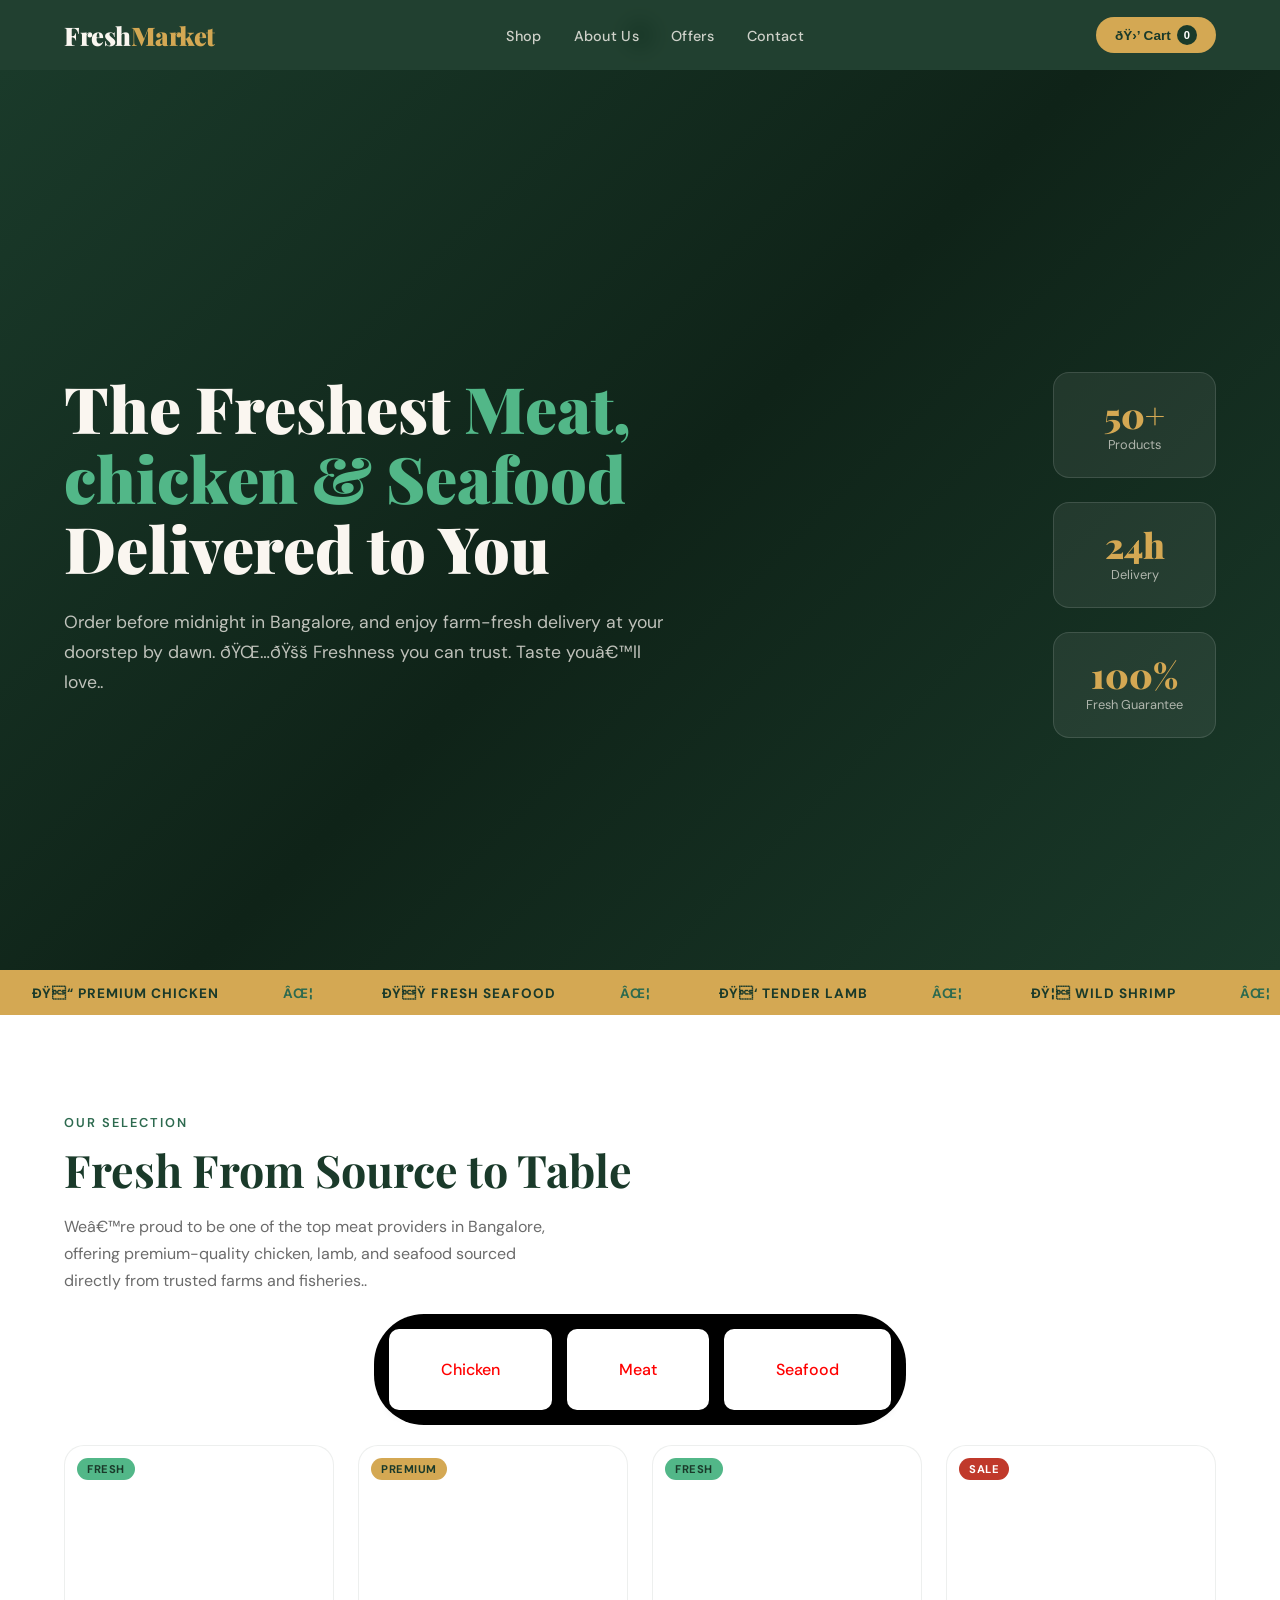
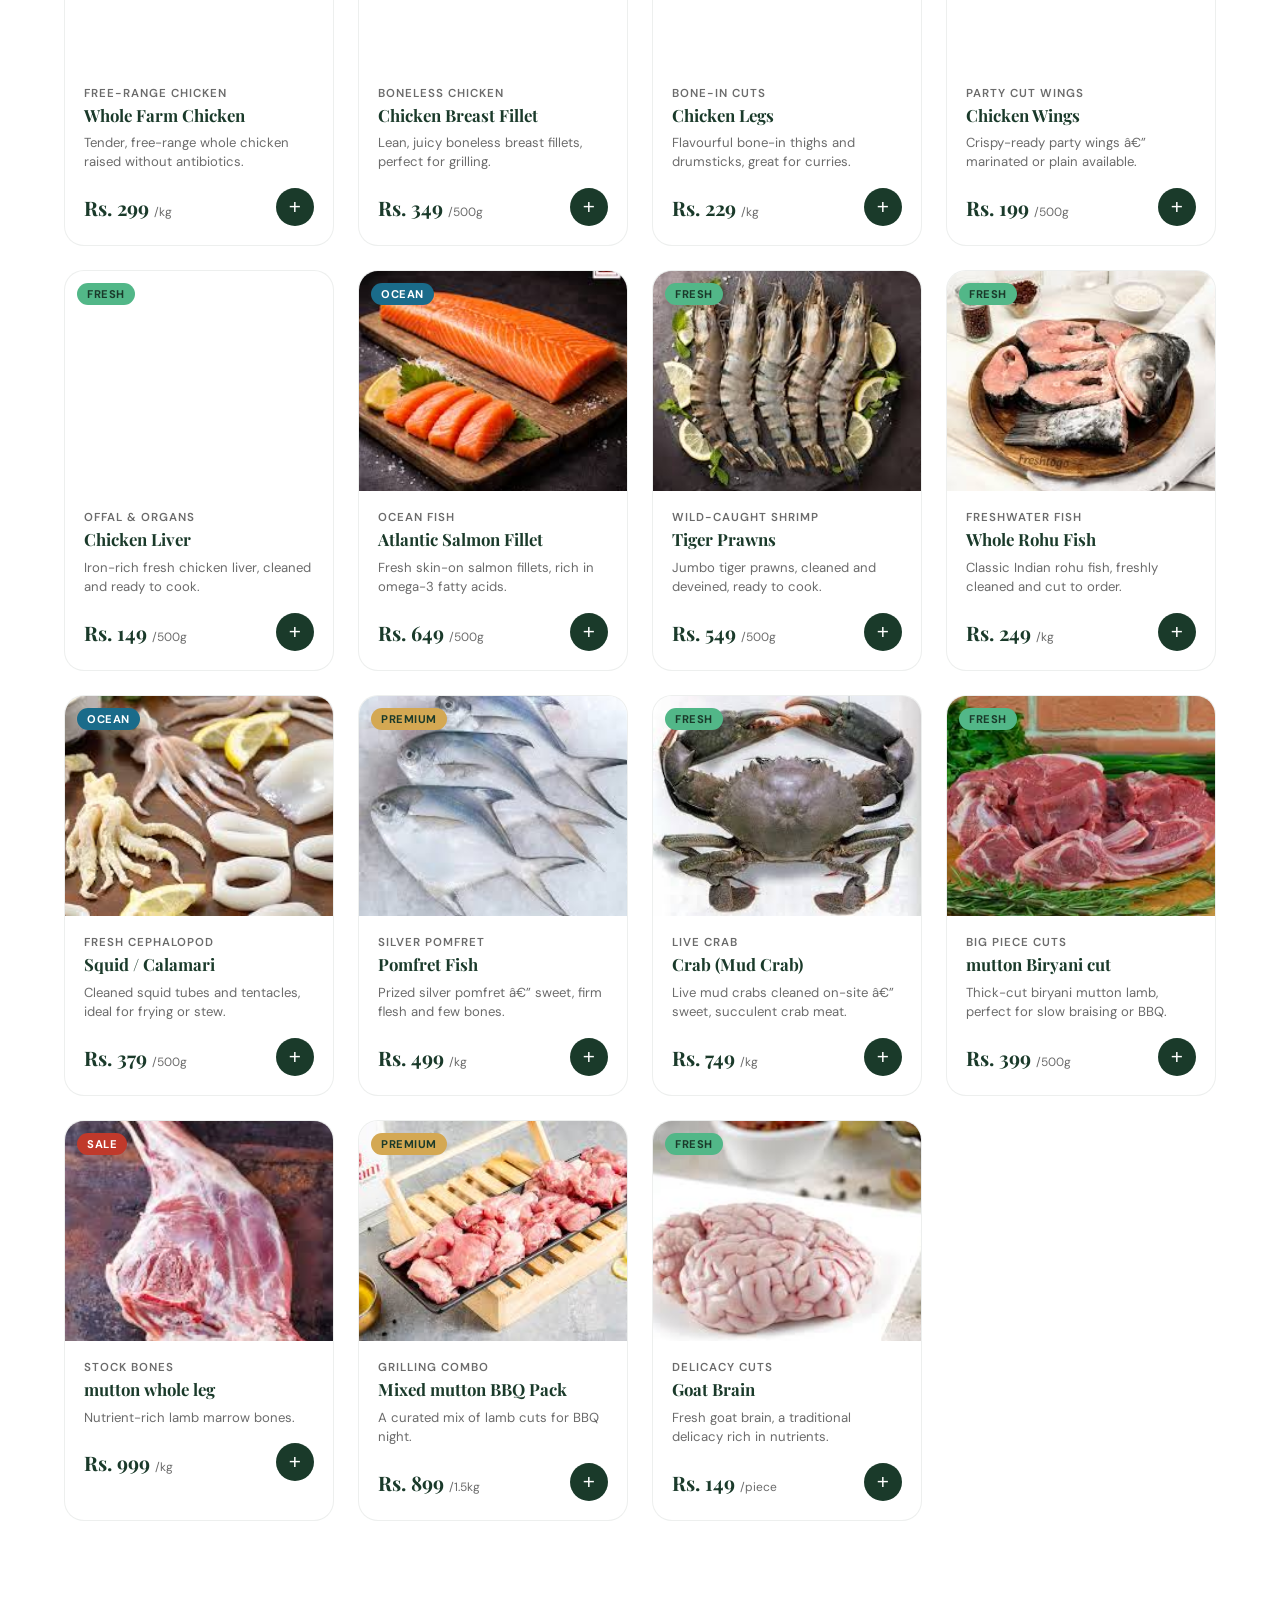
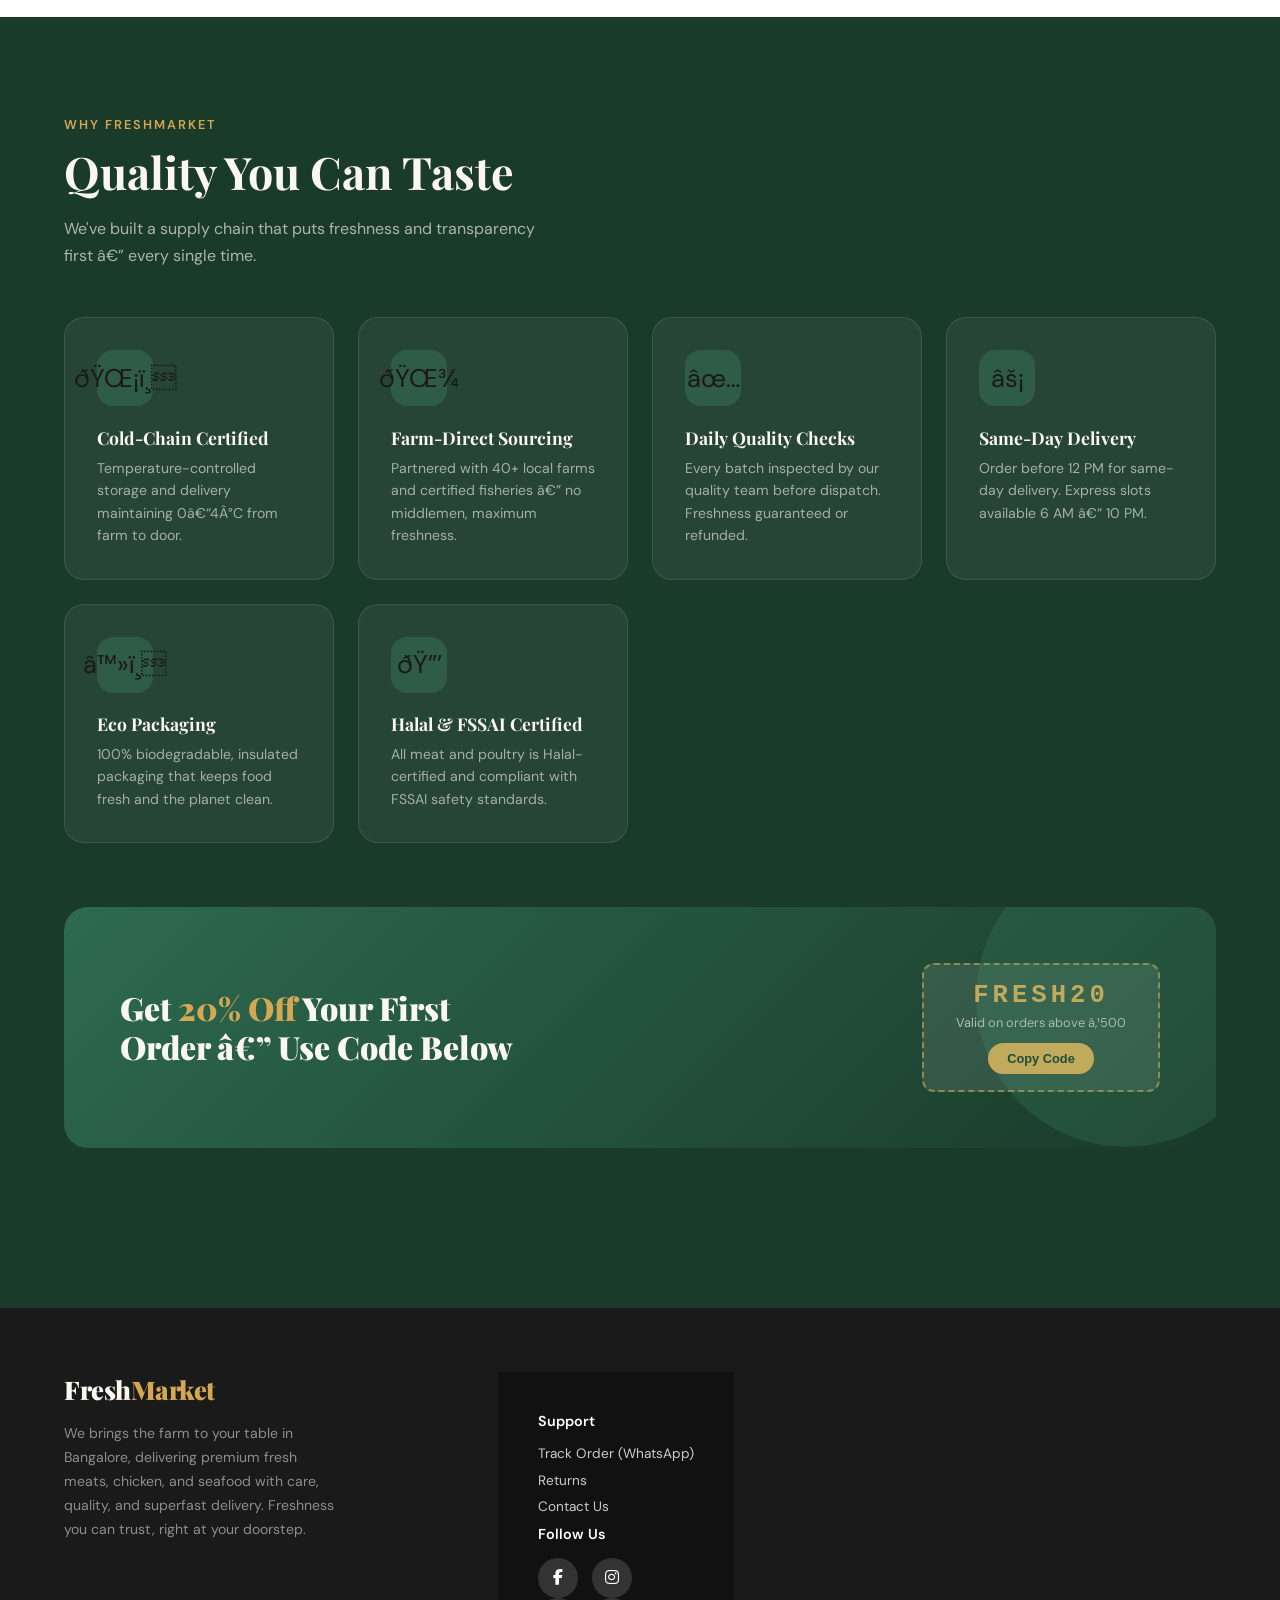
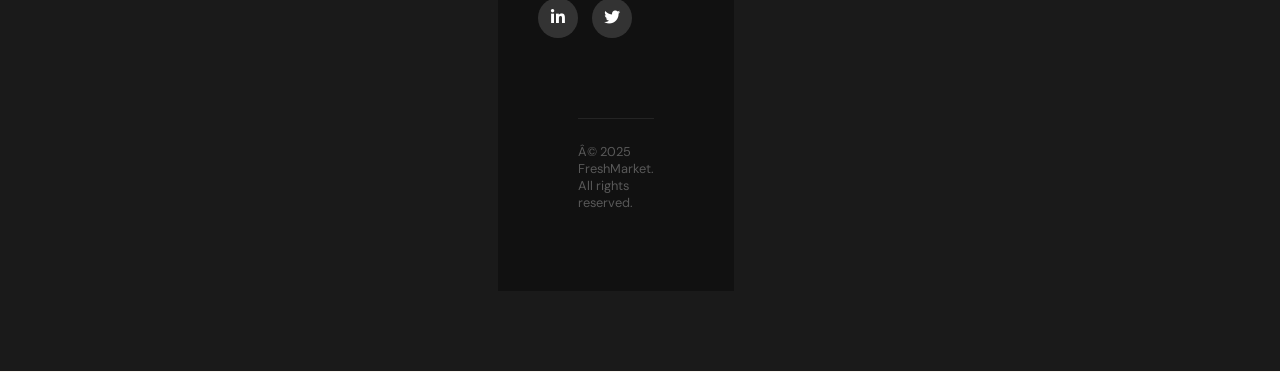
<file: index.html>
<!DOCTYPE html>
<html lang="en">
<head>
  <link rel="stylesheet" href="style.css">
  <title>FreshMarket</title>
    <div class="category-container">
</div>

  <style>
  /* .category-container {
  display: flex;
  justify-content: center;
  gap: 15px;
  background: #000;
  padding: 15px;
  border-radius: 50px;
  width: fit-content;
  margin: 20px auto;
}

.category-card a {
  color: Yellow;
  text-decoration: none;
  padding: 10px 22px;
  display: block;
  border-radius: 30px;
  font-weight: 500;
  transition: all 0.3s ease;
}

.category-card a:hover {
  background: #fff;
  color: #000;
} */
  .category-container {
    display: flex;
    justify-content: center;
    gap: 15px;
    background: #000;
    padding: 15px;
    border-radius: 50px;
    width: fit-content;
    margin: 20px auto;
  }

  .category-card a {
    color: Red;
    text-decoration: none;
    padding: 10px 22px;
    display: block;
    border-radius: 30px;
    font-weight: 500;
    transition: all 0.3s ease;
  }

  .category-card a:hover {
    background: #fff;
    color: #000;
  }
  </style>

</head>
<meta charset="UTF-8">
<meta name="viewport" content="width=device-width, initial-scale=1.0">
<title>FreshMarket — Farm to Table</title>
<link href="https://fonts.googleapis.com/css2?family=Playfair+Display:wght@400;600;700;900&family=DM+Sans:wght@300;400;500;600&display=swap" rel="stylesheet">
<style>
  :root {
    --cream: #FAF6F0;
    --deep-green: #1A3A2A;
    --mid-green: #2D6A4F;
    --light-green: #52B788;
    --accent: #D4A853;
    --warm-red: #C0392B;
    --ocean: #1A6B8A;
    --bg: #F5EFE7;
    --white: #FFFFFF;
    --text-dark: #1A1A1A;
    --text-muted: #6B6B6B;
    --card-shadow: 0 8px 40px rgba(26,58,42,0.12);
    --transition: all 0.35s cubic-bezier(0.4,0,0.2,1);
  }

  * { margin: 0; padding: 0; box-sizing: border-box; }

  body {
    font-family: 'DM Sans', sans-serif;
    background: var(--cream);
    color: var(--text-dark);
    overflow-x: hidden;
  }

  /* ─── NAV ─── */
  nav {
    position: fixed; top: 0; width: 100%; z-index: 999;
    background: rgba(26,58,42,0.97);
    backdrop-filter: blur(10px);
    padding: 0 5%;
    display: flex; align-items: center; justify-content: space-between;
    height: 70px;
  }
  .nav-logo {
    font-family: 'Playfair Display', serif;
    font-size: 1.6rem; font-weight: 900;
    color: var(--cream);
    letter-spacing: -0.5px;
  }
  .nav-logo span { color: var(--accent); }
  .nav-links { display: flex; gap: 2rem; list-style: none; }
  .nav-links a {
    color: rgba(250,246,240,0.8);
    text-decoration: none; font-size: 0.9rem; font-weight: 500;
    letter-spacing: 0.3px; transition: var(--transition);
  }
  .nav-links a:hover { color: var(--accent); }
  .nav-actions { display: flex; align-items: center; gap: 1rem; }
  .cart-btn {
    background: var(--accent);
    color: var(--deep-green);
    border: none; padding: 0.5rem 1.2rem;
    border-radius: 50px; font-weight: 600; font-size: 0.85rem;
    cursor: pointer; transition: var(--transition);
    display: flex; align-items: center; gap: 6px;
  }
  .cart-btn:hover { background: var(--cream); transform: scale(1.04); }
  .cart-count {
    background: var(--deep-green); color: white;
    border-radius: 50%; width: 20px; height: 20px;
    display: flex; align-items: center; justify-content: center;
    font-size: 0.7rem; font-weight: 700;
  }

  /* ─── HERO ─── */
  .hero {
    min-height: 100vh;
    background: linear-gradient(135deg, var(--deep-green) 0%, #0f2318 50%, #1a3a2a 100%);
    display: flex; align-items: center;
    padding: 70px 5% 0;
    position: relative; overflow: hidden;
  }
  .hero::before {
    content: '';
    position: absolute; inset: 0;
    background: url('https://media.istockphoto.com/id/1165495283/photo/different-types-of-animal-protein.webp?a=1&b=1&s=612x612&w=0&k=20&c=Oe6V6Va_bn7mPq1WxCvfCZoLuxeNnHLJ_kqtxT3GMZA=') center/cover;
    opacity: 0.18;
  }
  .hero-content { position: relative; z-index: 2; max-width: 620px; }
  .hero-badge {
    display: inline-block;
    background: rgba(212,168,83,0.2);
    border: 1px solid var(--accent);
    color: var(--accent);
    padding: 0.35rem 1rem; border-radius: 50px;
    font-size: 0.78rem; font-weight: 600;
    letter-spacing: 1.5px; text-transform: uppercase;
    margin-bottom: 1.5rem;
    animation: fadeUp 0.6s ease forwards;
  }
  .hero h1 {
    font-family: 'Playfair Display', serif;
    font-size: clamp(2.8rem, 5vw, 4.5rem);
    font-weight: 900; line-height: 1.1;
    color: var(--cream);
    margin-bottom: 1.5rem;
    animation: fadeUp 0.7s 0.1s ease both;
  }
  .hero h1 em { color: var(--light-green); font-style: normal; }
  .hero p {
    color: rgba(250,246,240,0.75);
    font-size: 1.1rem; line-height: 1.7;
    margin-bottom: 2.5rem;
    animation: fadeUp 0.7s 0.2s ease both;
  }
  .hero-btns { display: flex; gap: 1rem; flex-wrap: wrap; animation: fadeUp 0.7s 0.3s ease both; }
  .btn-primary {
    background: var(--accent); color: var(--deep-green);
    padding: 0.85rem 2rem; border-radius: 50px;
    font-weight: 700; font-size: 0.95rem;
    border: none; cursor: pointer; transition: var(--transition);
    text-decoration: none; display: inline-block;
  }
  .btn-primary:hover { background: var(--light-green); color: white; transform: translateY(-2px); }
  .btn-secondary {
    background: transparent; color: var(--cream);
    padding: 0.85rem 2rem; border-radius: 50px;
    font-weight: 600; font-size: 0.95rem;
    border: 2px solid rgba(250,246,240,0.3);
    cursor: pointer; transition: var(--transition);
    text-decoration: none; display: inline-block;
  }
  .btn-secondary:hover { border-color: var(--accent); color: var(--accent); }
  .hero-stats {
    position: relative; z-index: 2;
    margin-left: auto; display: flex; flex-direction: column; gap: 1.5rem;
    animation: fadeIn 1s 0.5s ease both;
  }
  .stat-card {
    background: rgba(255,255,255,0.07);
    backdrop-filter: blur(12px);
    border: 1px solid rgba(255,255,255,0.12);
    border-radius: 16px; padding: 1.5rem 2rem;
    text-align: center; min-width: 160px;
  }
  .stat-card .num {
    font-family: 'Playfair Display', serif;
    font-size: 2.2rem; font-weight: 900;
    color: var(--accent); line-height: 1;
  }
  .stat-card .label { color: rgba(250,246,240,0.65); font-size: 0.8rem; margin-top: 4px; }

  /* ─── MARQUEE ─── */
  .marquee-strip {
    background: var(--accent);
    padding: 0.75rem 0; overflow: hidden;
    white-space: nowrap;
  }
  .marquee-inner {
    display: inline-block;
    animation: marquee 20s linear infinite;
    font-weight: 700; font-size: 0.85rem;
    color: var(--deep-green); letter-spacing: 1px; text-transform: uppercase;
  }
  .marquee-inner span { margin: 0 2rem; }
  .marquee-inner .dot { color: var(--mid-green); }

  /* ─── SECTIONS ─── */
  section { padding: 6rem 5%; }
  .section-label {
    display: inline-block;
    color: var(--mid-green); font-weight: 600;
    font-size: 0.8rem; letter-spacing: 2px;
    text-transform: uppercase; margin-bottom: 0.75rem;
  }
  .section-title {
    font-family: 'Playfair Display', serif;
    font-size: clamp(2rem, 3.5vw, 3rem);
    font-weight: 700; line-height: 1.2;
    color: var(--deep-green); margin-bottom: 1rem;
  }
  .section-sub {
    color: var(--text-muted); font-size: 1rem;
    max-width: 500px; line-height: 1.7;
  }

  /* ─── CATEGORY TABS ─── */
  .category-section { background: var(--white); }
  .category-nav {
    display: flex; gap: 0.75rem; flex-wrap: wrap;
    margin: 2.5rem 0;
  }
  .cat-tab {
    padding: 0.6rem 1.4rem; border-radius: 50px;
    border: 2px solid transparent;
    background: var(--bg);
    font-weight: 600; font-size: 0.88rem;
    cursor: pointer; transition: var(--transition);
    display: flex; align-items: center; gap: 8px;
    color: var(--text-muted);
  }
  .cat-tab:hover { border-color: var(--light-green); color: var(--mid-green); }
  .cat-tab.active {
    background: var(--deep-green);
    color: var(--cream);
    border-color: var(--deep-green);
  }
  .cat-tab .icon { font-size: 1.1rem; }

  /* ─── PRODUCT GRID ─── */
  .products-grid {
    display: grid;
    grid-template-columns: repeat(auto-fill, minmax(240px, 1fr));
    gap: 1.5rem;
  }
  .product-card {
    background: var(--white);
    border-radius: 20px;
    overflow: hidden;
    border: 1px solid rgba(26,58,42,0.08);
    transition: var(--transition);
    cursor: pointer;
    position: relative;
  }
  .product-card:hover {
    transform: translateY(-6px);
    box-shadow: var(--card-shadow);
  }
  .product-img {
    width: 100%; height: 220px;
    object-fit: cover;
    display: block; transition: var(--transition);
  }
  .product-card:hover .product-img { transform: scale(1.04); }
  .product-img-wrap { overflow: hidden; position: relative; }
  .product-badge {
    position: absolute; top: 12px; left: 12px;
    padding: 4px 10px; border-radius: 50px;
    font-size: 0.7rem; font-weight: 700;
    letter-spacing: 0.5px; text-transform: uppercase;
  }
  .badge-fresh { background: var(--light-green); color: var(--deep-green); }
  .badge-premium { background: var(--accent); color: var(--deep-green); }
  .badge-sale { background: var(--warm-red); color: white; }
  .badge-ocean { background: var(--ocean); color: white; }
  .product-body { padding: 1.2rem; }
  .product-cat {
    font-size: 0.72rem; font-weight: 600;
    text-transform: uppercase; letter-spacing: 1px;
    color: var(--text-muted); margin-bottom: 4px;
  }
  .product-name {
    font-family: 'Playfair Display', serif;
    font-size: 1.05rem; font-weight: 700;
    color: var(--deep-green); margin-bottom: 0.4rem;
    line-height: 1.3;
  }
  .product-desc {
    font-size: 0.82rem; color: var(--text-muted);
    line-height: 1.5; margin-bottom: 1rem;
  }
  .product-footer {
    display: flex; align-items: center;
    justify-content: space-between;
  }
  .product-price {
    font-family: 'Playfair Display', serif;
    font-size: 1.25rem; font-weight: 700;
    color: var(--deep-green);
  }
  .product-price .unit {
    font-size: 0.75rem; font-weight: 400;
    color: var(--text-muted); font-family: 'DM Sans', sans-serif;
  }
  .add-btn {
    width: 38px; height: 38px; border-radius: 50%;
    background: var(--deep-green); color: white;
    border: none; cursor: pointer;
    font-size: 1.3rem; transition: var(--transition);
    display: flex; align-items: center; justify-content: center;
  }
  .add-btn:hover { background: var(--light-green); transform: scale(1.1); }

  /* ─── WHY US ─── */
  .why-section { background: var(--deep-green); }
  .why-section .section-label { color: var(--accent); }
  .why-section .section-title { color: var(--cream); }
  .why-section .section-sub { color: rgba(250,246,240,0.65); }
  .why-grid {
    display: grid;
    grid-template-columns: repeat(auto-fit, minmax(220px, 1fr));
    gap: 1.5rem; margin-top: 3rem;
  }
  .why-card {
    background: rgba(255,255,255,0.06);
    border: 1px solid rgba(255,255,255,0.1);
    border-radius: 20px; padding: 2rem;
    transition: var(--transition);
  }
  .why-card:hover {
    background: rgba(82,183,136,0.15);
    border-color: var(--light-green);
    transform: translateY(-4px);
  }
  .why-icon {
    width: 56px; height: 56px; border-radius: 16px;
    background: rgba(82,183,136,0.2);
    display: flex; align-items: center; justify-content: center;
    font-size: 1.6rem; margin-bottom: 1.2rem;
  }
  .why-card h3 {
    font-family: 'Playfair Display', serif;
    font-size: 1.1rem; color: var(--cream);
    margin-bottom: 0.5rem;
  }
  .why-card p { color: rgba(250,246,240,0.6); font-size: 0.88rem; line-height: 1.6; }

  /* ─── BANNER ─── */
  .promo-banner {
    background: linear-gradient(135deg, var(--mid-green), var(--deep-green));
    border-radius: 24px; padding: 3.5rem;
    display: flex; align-items: center; justify-content: space-between;
    gap: 2rem; flex-wrap: wrap; margin: 4rem 0;
    position: relative; overflow: hidden;
  }
  .promo-banner::before {
    content: '';
    position: absolute; right: -60px; top: -60px;
    width: 300px; height: 300px; border-radius: 50%;
    background: rgba(82,183,136,0.15);
  }
  .promo-banner h2 {
    font-family: 'Playfair Display', serif;
    font-size: 2rem; font-weight: 900; color: var(--cream);
    max-width: 400px; line-height: 1.2;
  }
  .promo-banner h2 em { color: var(--accent); font-style: normal; }
  .promo-code {
    background: rgba(255,255,255,0.1);
    border: 2px dashed rgba(212,168,83,0.6);
    border-radius: 12px; padding: 1rem 2rem;
    text-align: center;
  }
  .promo-code .code {
    font-family: 'DM Mono', monospace;
    font-size: 1.6rem; font-weight: 700;
    color: var(--accent); letter-spacing: 4px;
  }
  .promo-code p { color: rgba(250,246,240,0.65); font-size: 0.8rem; margin-top: 4px; }

  /* ─── FOOTER ─── */
  footer {
    background: var(--text-dark);
    padding: 4rem 5% 2rem;
  }
  .footer-grid {
    display: grid;
    grid-template-columns: 2fr 1fr 1fr 1fr;
    gap: 3rem; margin-bottom: 3rem;
  }
  .footer-brand p {
    color: rgba(255,255,255,0.5); font-size: 0.88rem;
    line-height: 1.7; margin-top: 1rem; max-width: 280px;
  }
  .footer-col h4 {
    color: var(--cream); font-size: 0.9rem;
    font-weight: 600; margin-bottom: 1.2rem;
  }
  .footer-col ul { list-style: none; }
  .footer-col ul li {
    margin-bottom: 0.6rem;
  }
  .footer-col ul a {
    color: rgba(255,255,255,0.45); font-size: 0.85rem;
    text-decoration: none; transition: var(--transition);
  }
  .footer-col ul a:hover { color: var(--accent); }
  .footer-bottom {
    border-top: 1px solid rgba(255,255,255,0.08);
    padding-top: 1.5rem;
    display: flex; justify-content: space-between; align-items: center; flex-wrap: gap;
  }
  .footer-bottom p { color: rgba(255,255,255,0.3); font-size: 0.8rem; }

  /* ─── CART TOAST ─── */
  .toast {
    position: fixed; bottom: 2rem; right: 2rem;
    background: var(--deep-green); color: var(--cream);
    padding: 1rem 1.5rem; border-radius: 12px;
    font-size: 0.9rem; font-weight: 500;
    transform: translateY(100px); opacity: 0;
    transition: all 0.4s cubic-bezier(0.4,0,0.2,1);
    z-index: 9999; display: flex; align-items: center; gap: 10px;
    border-left: 4px solid var(--light-green);
    box-shadow: 0 8px 30px rgba(0,0,0,0.2);
  }
  .toast.show { transform: translateY(0); opacity: 1; }

  /* ─── ANIMATIONS ─── */
  @keyframes fadeUp {
    from { opacity: 0; transform: translateY(24px); }
    to { opacity: 1; transform: translateY(0); }
  }
  @keyframes fadeIn {
    from { opacity: 0; } to { opacity: 1; }
  }
  @keyframes marquee {
    from { transform: translateX(0); }
    to { transform: translateX(-50%); }
  }

  /* ─── RESPONSIVE ─── */
  @media (max-width: 900px) {
    .hero { flex-direction: column; text-align: center; padding-top: 90px; }
    .hero-stats { flex-direction: row; margin: 2rem auto 0; }
    .footer-grid { grid-template-columns: 1fr 1fr; }
  }
  @media (max-width: 600px) {
    .nav-links { display: none; }
    .footer-grid { grid-template-columns: 1fr; }
    .hero-stats { flex-direction: column; }
    .promo-banner { text-align: center; justify-content: center; }
  }
</style>
</head>
<body>
<!-- NAV --><nav>
<div class="nav-logo">Fresh<span>Market</span></div>
<ul class="nav-links">
<li><a href="#products">Shop</a></li>
<li><a href="#why">About Us</a></li>
<li><a href="#offers">Offers</a></li>
<li><a href="#footer">Contact</a></li>
</ul>
<div class="nav-actions"><button class="cart-btn" onclick="alert('Cart: ' + cartCount + ' items')"> 🛒 Cart <span class="cart-count" id="cartNum">0</span> </button></div>
</nav><!-- HERO -->
<section class="hero">
<div class="hero-content">
<h1>The Freshest <em>Meat, chicken &amp; Seafood</em> Delivered to You</h1>
<p>Order before midnight in Bangalore, and enjoy farm-fresh delivery at your doorstep by dawn. 🌅🚚
Freshness you can trust. Taste you’ll love..</p>
</div>
<div class="hero-stats">
<div class="stat-card">
<div class="num">50+</div>
<div class="label">Products</div>
</div>
<div class="stat-card">
<div class="num">24h</div>
<div class="label">Delivery</div>
</div>
<div class="stat-card">
<div class="num">100%</div>
<div class="label">Fresh Guarantee</div>
</div>
</div>
</section>
<!-- MARQUEE -->
<div class="marquee-strip">
<div class="marquee-inner"><span>🐓 Premium Chicken</span><span class="dot">✦</span> <span>🐟 Fresh Seafood</span><span class="dot">✦</span> <span>🐑 Tender Lamb</span><span class="dot">✦</span> <span>🦐 Wild Shrimp</span><span class="dot">✦</span> <span>🐟 Atlantic Salmon</span><span class="dot">✦</span> <!-- repeat for seamless loop --> <span>🐓 Premium Chicken</span><span class="dot">✦</span> <span>Fresh Seafood</span><span class="dot">✦</span> <span>🐑 Tender Lamb</span><span class="dot">✦</span> <span>🦐 Wild Shrimp</span><span class="dot">✦</span> <span>🐟 Atlantic Salmon</span><span class="dot">✦</span></div>
</div>
<!-- PRODUCTS -->
<section class="category-section" id="products">
<div><span class="section-label">Our Selection</span>
<h2 class="section-title">Fresh From Source to Table</h2>
<p class="section-sub">We’re proud to be one of the top meat providers in Bangalore, offering premium-quality chicken, lamb, and seafood sourced directly from trusted farms and fisheries..</p>
</div>
  <div class="category-container">

<div class="category-card">
<a href="chicken.html">Chicken</a>
</div>

<div class="category-card">
<a href="meat.html">Meat</a>
</div>

<div class="category-card">
<a href="seafood.html">Seafood</a>
</div>

</div>
  <div class="products-grid" id="productsGrid"></div>
</section>
<!-- WHY US -->
<section class="why-section" id="why"><span class="section-label">Why FreshMarket</span>
<h2 class="section-title">Quality You Can Taste</h2>
<p class="section-sub">We've built a supply chain that puts freshness and transparency first — every single time.</p>
<div class="why-grid">
<div class="why-card">
<div class="why-icon">🌡️</div>
<h3>Cold-Chain Certified</h3>
<p>Temperature-controlled storage and delivery maintaining 0–4°C from farm to door.</p>
</div>
<div class="why-card">
<div class="why-icon">🌾</div>
<h3>Farm-Direct Sourcing</h3>
<p>Partnered with 40+ local farms and certified fisheries — no middlemen, maximum freshness.</p>
</div>
<div class="why-card">
<div class="why-icon">✅</div>
<h3>Daily Quality Checks</h3>
<p>Every batch inspected by our quality team before dispatch. Freshness guaranteed or refunded.</p>
</div>
<div class="why-card">
<div class="why-icon">⚡</div>
<h3>Same-Day Delivery</h3>
<p>Order before 12 PM for same-day delivery. Express slots available 6 AM – 10 PM.</p>
</div>
<div class="why-card">
<div class="why-icon">♻️</div>
<h3>Eco Packaging</h3>
<p>100% biodegradable, insulated packaging that keeps food fresh and the planet clean.</p>
</div>
<div class="why-card">
<div class="why-icon">🔒</div>
<h3>Halal &amp; FSSAI Certified</h3>
<p>All meat and poultry is Halal-certified and compliant with FSSAI safety standards.</p>
</div>
</div>
<!-- PROMO BANNER -->
<div class="promo-banner" id="offers">
<h2>Get <em>20% Off</em> Your First Order — Use Code Below</h2>
<div class="promo-code">
<div class="code">FRESH20</div>
<p>Valid on orders above ₹500</p>
<button class="btn-primary" style="margin-top: 12px; font-size: 0.8rem; padding: 0.5rem 1.2rem;" onclick="copyCode()">Copy Code</button></div>
</div>
</section>
<!-- FOOTER --><footer id="footer">
<div class="footer-grid">
<div class="footer-brand">
<div class="nav-logo">Fresh<span>Market</span></div>
<p>We brings the farm to your table in Bangalore, delivering premium fresh meats, chicken, and seafood with care, quality, and superfast delivery. Freshness you can trust, right at your doorstep.</p>
</div>

<!-- Font Awesome (ADD IN HEAD) -->
<link rel="stylesheet" href="https://cdnjs.cloudflare.com/ajax/libs/font-awesome/6.4.0/css/all.min.css">

<div class="footer">
<div class="footer-col">
<h4>Support</h4>
<ul>
  <li><a href="https://wa.me/918197451760">Track Order (WhatsApp)</a></li>
  <li><a href="mailto:freshmarket.gt.tc.com">Returns</a></li>
  <li><a href="tel:+918197451760">Contact Us</a></li>
</ul>
  <div class="footer-col">
    <h4>Follow Us</h4>
    <div class="social-links">
      <a href="https://www.facebook.com/" target="_blank"><i class="fab fa-facebook-f"></i></a>
      <a href="https://www.instagram.com/" target="_blank"><i class="fab fa-instagram"></i></a>
      <a href="https://www.linkedin.com/" target="_blank"><i class="fab fa-linkedin-in"></i></a>
      <a href="https://twitter.com/" target="_blank"><i class="fab fa-twitter"></i></a>
    </div>
  </div>

</div>

<style>
.footer {
  display: flex;
  gap: 40px;
  flex-wrap: wrap;
  background: #111;
  padding: 40px;
}

.footer-col h4 {
  color: #fff;
  margin-bottom: 15px;
}

.footer-col ul {
  list-style: none;
  padding: 0;
}

.footer-col ul li a {
  color: #ccc;
  text-decoration: none;
  display: block;
  margin-bottom: 8px;
}

.social-links a {
  display: inline-block;
  height: 40px;
  width: 40px;
  background: #333;
  margin-right: 10px;
  text-align: center;
  line-height: 40px;
  border-radius: 50%;
  color: #fff;
  transition: 0.3s;
}

.social-links a:hover {
  background: #e63946;
}
</style>
<ul>
<div class="footer">
    <ul/>
<div class="footer-bottom">
<p>© 2025 FreshMarket. All rights reserved.</p>
</div>
</footer><!-- TOAST -->
<div class="toast" id="toast">✅ Added to cart!</div>
<p>
<script>
let cartCount = 0;

const products = [
  // CHICKEN
  { id:1, cat:'chicken', name:'Whole Farm Chicken', sub:'Free-Range Chicken', price:'Rs. 299', unit:'/kg', badge:'fresh', badgeLabel:'Fresh', desc:'Tender, free-range whole chicken raised without antibiotics.', img:'https://images.unsplash.com/photo-1587593810167-a84920ea0781?w=600&q=80' },
  { id:2, cat:'chicken', name:'Chicken Breast Fillet', sub:'Boneless Chicken', price:'Rs. 349', unit:'/500g', badge:'premium', badgeLabel:'Premium', desc:'Lean, juicy boneless breast fillets, perfect for grilling.', img:'https://images.unsplash.com/photo-1682991136736-a2b44623eeba?w=500&auto=format&fit=crop&q=60&ixlib=rb-4.1.0&ixid=M3wxMjA3fDB8MHxzZWFyY2h8N3x8Y2hpY2tlbiUyMGJyZWFzdHxlbnwwfHwwfHx8MA%3D%3D' },
  { id:3, cat:'chicken', name:'Chicken Legs', sub:'Bone-In Cuts', price:'Rs. 229', unit:'/kg', badge:'fresh', badgeLabel:'Fresh', desc:'Flavourful bone-in thighs and drumsticks, great for curries.', img:'https://media.istockphoto.com/id/1351966480/photo/raw-chicken-drum-stick-or-leg-pieces.webp?a=1&b=1&s=612x612&w=0&k=20&c=igDbLb6wiDadajXGD3pyt2d3ijChe7ovx_XZblskCac=' },
  { id:4, cat:'chicken', name:'Chicken Wings', sub:'Party Cut Wings', price:'Rs. 199', unit:'/500g', badge:'sale', badgeLabel:'Sale', desc:'Crispy-ready party wings — marinated or plain available.', img:'https://media.istockphoto.com/id/1130423940/photo/raw-chicken-wings.webp?a=1&b=1&s=612x612&w=0&k=20&c=3L_in81CK1aBq9viFOgYk0ZvPSkTZ2IHqcJkPZ5LTrU=' },
  { id:6, cat:'chicken', name:'Chicken Liver', sub:'Offal & Organs', price:'Rs. 149', unit:'/500g', badge:'fresh', badgeLabel:'Fresh', desc:'Iron-rich fresh chicken liver, cleaned and ready to cook.', img:'https://media.istockphoto.com/id/1266413084/photo/fresh-chicken-liver-on-a-cutting-board-with-cooking-ingredients.webp?a=1&b=1&s=612x612&w=0&k=20&c=8vWkVTcsEAAaOYxZyqfM0vT5w5yUyzNh_hho4cezIBc=' },

  // SEAFOOD
  { id:13, cat:'seafood', name:'Atlantic Salmon Fillet', sub:'Ocean Fish', price:'Rs. 649', unit:'/500g', badge:'ocean', badgeLabel:'Ocean', desc:'Fresh skin-on salmon fillets, rich in omega-3 fatty acids.', img:'[data-uri]' },
  { id:14, cat:'seafood', name:'Tiger Prawns', sub:'Wild-Caught Shrimp', price:'Rs. 549', unit:'/500g', badge:'fresh', badgeLabel:'Fresh', desc:'Jumbo tiger prawns, cleaned and deveined, ready to cook.', img:'[data-uri]' },
  { id:15, cat:'seafood', name:'Whole Rohu Fish', sub:'Freshwater Fish', price:'Rs. 249', unit:'/kg', badge:'fresh', badgeLabel:'Fresh', desc:'Classic Indian rohu fish, freshly cleaned and cut to order.', img:'[data-uri]' },
  { id:16, cat:'seafood', name:'Squid / Calamari', sub:'Fresh Cephalopod', price:'Rs. 379', unit:'/500g', badge:'ocean', badgeLabel:'Ocean', desc:'Cleaned squid tubes and tentacles, ideal for frying or stew.', img:'[data-uri]' },
  { id:17, cat:'seafood', name:'Pomfret Fish', sub:'Silver Pomfret', price:'Rs. 499', unit:'/kg', badge:'premium', badgeLabel:'Premium', desc:'Prized silver pomfret — sweet, firm flesh and few bones.', img:'[data-uri]' },
  { id:18, cat:'seafood', name:'Crab (Mud Crab)', sub:'Live Crab', price:'Rs. 749', unit:'/kg', badge:'fresh', badgeLabel:'Fresh', desc:'Live mud crabs cleaned on-site — sweet, succulent crab meat.', img:'[data-uri]' },

  // MEAT CUTS
  { id:19, cat:'meat', name:'mutton Biryani cut', sub:'big piece Cuts', price:'Rs. 399', unit:'/500g', badge:'fresh', badgeLabel:'Fresh', desc:'Thick-cut biryani mutton lamb, perfect for slow braising or BBQ.', img:'[data-uri]' },
  { id:20, cat:'meat', name:'mutton whole leg', sub:'Stock Bones', price:'Rs. 999', unit:'/kg', badge:'sale', badgeLabel:'Sale', desc:'Nutrient-rich lamb marrow bones.', img:'[data-uri]' },
  { id:21, cat:'meat', name:'Mixed mutton BBQ Pack', sub:'Grilling Combo', price:'Rs. 899', unit:'/1.5kg', badge:'premium', badgeLabel:'Premium', desc:'A curated mix of lamb cuts for BBQ night.', img:'[data-uri]' },
  { id:22, cat:'meat', name:'Goat Brain', sub:'Delicacy Cuts', price:'Rs. 149', unit:'/piece', badge:'fresh', badgeLabel:'Fresh', desc:'Fresh goat brain, a traditional delicacy rich in nutrients.', img:'[data-uri]' },
];

function renderProducts(filter = 'all') {
  const grid = document.getElementById('productsGrid');
  const filtered = filter === 'all' ? products : products.filter(p => p.cat === filter);
  grid.innerHTML = filtered.map(p => `
    <div class="product-card" data-cat="${p.cat}">
      <div class="product-img-wrap">
        <img class="product-img" src="${p.img}" alt="${p.name}" loading="lazy" onerror="this.src='https://images.unsplash.com/photo-1542838132-92c53300491e?w=600&q=80'">
        <span class="product-badge badge-${p.badge}">${p.badgeLabel}</span>
      </div>
      <div class="product-body">
        <div class="product-cat">${p.sub}</div>
        <div class="product-name">${p.name}</div>
        <div class="product-desc">${p.desc}</div>
        <div class="product-footer">
          <div class="product-price">${p.price} <span class="unit">${p.unit}</span></div>
          <button class="add-btn" onclick="addToCart('${p.name}')" title="Add to cart">+</button>
        </div>
      </div>
    </div>
  `).join('');
}

function filterCat(cat, btn) {
  document.querySelectorAll('.cat-tab').forEach(b => b.classList.remove('active'));
  btn.classList.add('active');
  renderProducts(cat);
}

function addToCart(name) {
  cartCount++;
  document.getElementById('cartNum').textContent = cartCount;
  const toast = document.getElementById('toast');
  toast.textContent = `✅ ${name} added to cart!`;
  toast.classList.add('show');
  setTimeout(() => toast.classList.remove('show'), 2500);
}

function copyCode() {
  navigator.clipboard.writeText('FRESH20').then(() => {
    const toast = document.getElementById('toast');
    toast.textContent = '🎉 Code FRESH20 copied!';
    toast.classList.add('show');
    setTimeout(() => toast.classList.remove('show'), 2500);
  });
}

renderProducts();

// Scroll reveal
const observer = new IntersectionObserver((entries) => {
  entries.forEach(e => {
    if (e.isIntersecting) {
      e.target.style.opacity = '1';
      e.target.style.transform = 'translateY(0)';
    }
  });
}, { threshold: 0.1 });

document.querySelectorAll('.why-card, .stat-card').forEach(el => {
  el.style.opacity = '0';
  el.style.transform = 'translateY(20px)';
  el.style.transition = 'opacity 0.5s ease, transform 0.5s ease';
  observer.observe(el);
});
</script>
</p>
</body>
</html>
</file>
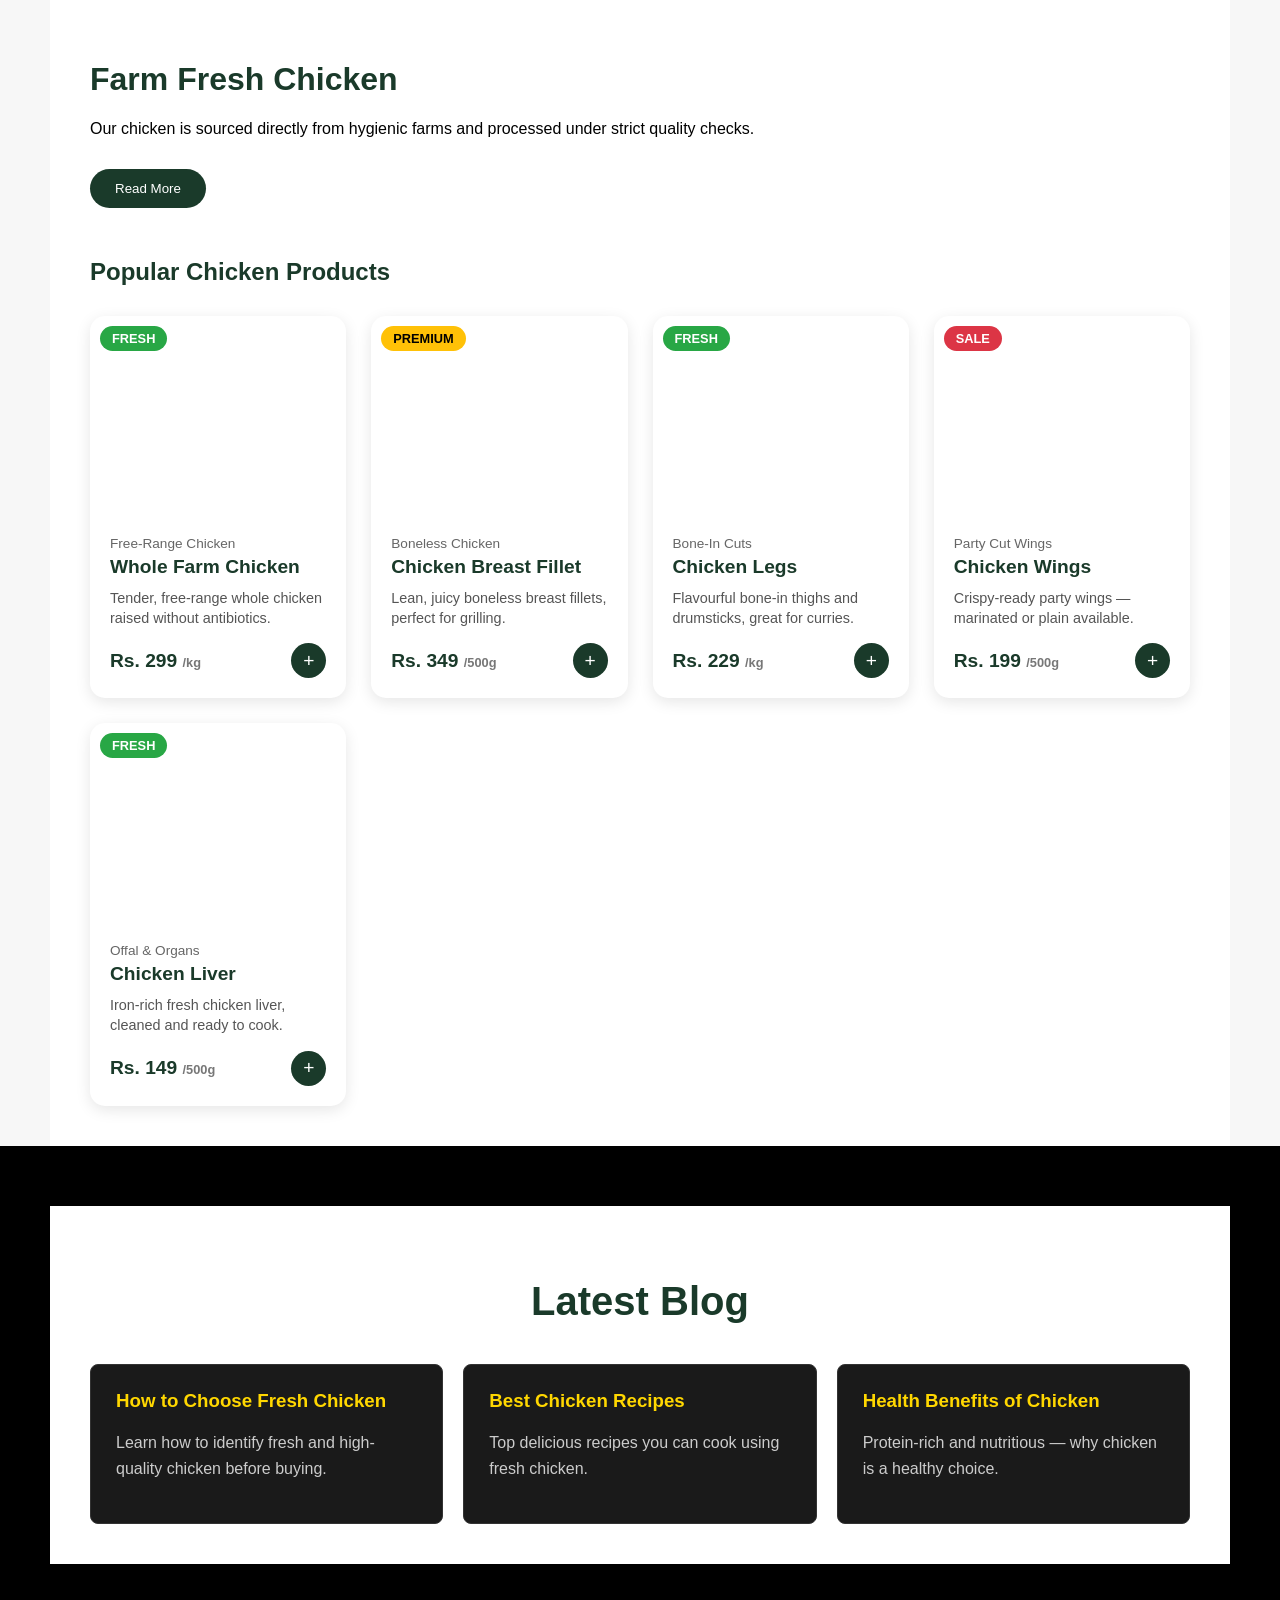
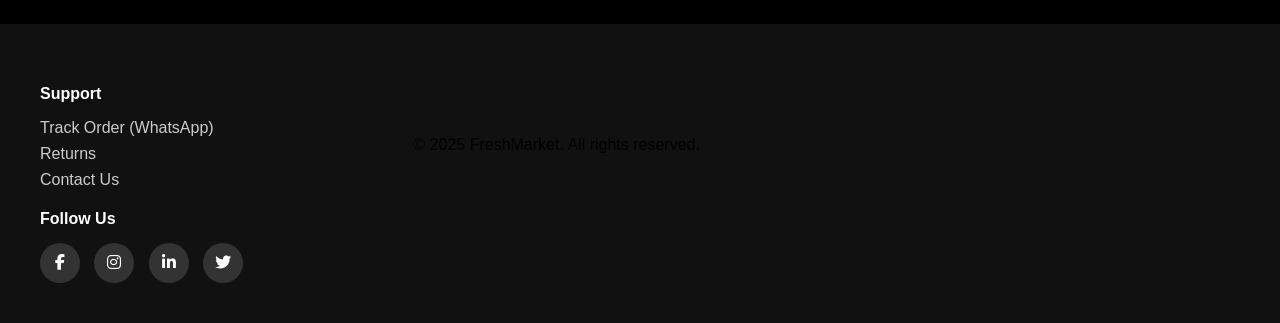
<file: chicken.html>
<!DOCTYPE html>
<html lang="en">
<head>
    <meta charset="UTF-8">
    <meta name="viewport" content="width=device-width, initial-scale=1.0">

    <title>Fresh Chicken Online | Farm Fresh Chicken Delivery</title>
    <meta name="description" content="Order farm fresh chicken online. Premium quality, hygienic processing, and fast delivery.">
    <meta name="keywords" content="fresh chicken, buy chicken online, chicken delivery">
    <meta name="author" content="FreshMarket">

    <link rel="stylesheet" href="https://cdnjs.cloudflare.com/ajax/libs/font-awesome/6.5.0/css/all.min.css">

    <style>
        body {
            font-family: Arial, sans-serif;
            margin: 0;
            background: #f7f7f7;
        }

        /* Header */
        .header {
            background: #1A3A2A;
            color: white;
            text-align: center;
            padding: 20px;
        }

        /* Container */
        .container {
            max-width: 1100px;
            margin: auto;
            background: white;
            padding: 40px;
            animation: fadeIn 1s ease;
        }

        @keyframes fadeIn {
            from { opacity: 0; transform: translateY(20px); }
            to { opacity: 1; transform: translateY(0); }
        }

        .hero-img {
            width: 100%;
            border-radius: 15px;
            margin-bottom: 20px;
        }

        h1, h2 {
            color: #1A3A2A;
        }

        .read-more {
            display: none;
            margin-top: 10px;
        }

        .btn {
            background: #1A3A2A;
            color: white;
            padding: 12px 25px;
            border: none;
            border-radius: 30px;
            cursor: pointer;
            margin-top: 15px;
        }

        /* Updated Product Grid & Cards */
        .products-grid {
            display: grid;
            grid-template-columns: repeat(auto-fit, minmax(250px, 1fr));
            gap: 25px;
            margin-top: 30px;
        }

        .product-card {
            background: white;
            border-radius: 15px;
            box-shadow: 0 4px 15px rgba(0,0,0,0.1);
            overflow: hidden;
            transition: 0.3s;
            display: flex;
            flex-direction: column;
        }

        .product-card:hover {
            transform: translateY(-5px);
        }

        .product-img-wrap {
            position: relative;
            height: 200px;
        }

        .product-img {
            width: 100%;
            height: 100%;
            object-fit: cover;
        }

        /* Badges */
        .product-badge {
            position: absolute;
            top: 10px;
            left: 10px;
            padding: 5px 12px;
            border-radius: 20px;
            font-size: 0.8rem;
            color: white;
            font-weight: bold;
            text-transform: uppercase;
        }

        .badge-fresh { background: #28a745; }
        .badge-premium { background: #ffc107; color: #000; }
        .badge-sale { background: #dc3545; }

        .product-body {
            padding: 20px;
            flex-grow: 1;
            display: flex;
            flex-direction: column;
        }

        .product-cat {
            color: #666;
            font-size: 0.85rem;
            margin-bottom: 5px;
        }

        .product-name {
            font-size: 1.2rem;
            font-weight: bold;
            color: #1A3A2A;
            margin-bottom: 10px;
        }

        .product-desc {
            font-size: 0.9rem;
            color: #555;
            margin-bottom: 15px;
            line-height: 1.4;
        }

        .product-footer {
            display: flex;
            justify-content: space-between;
            align-items: center;
            margin-top: auto;
        }

        .product-price {
            font-size: 1.2rem;
            font-weight: bold;
            color: #1A3A2A;
        }

        .product-price .unit {
            font-size: 0.8rem;
            color: #777;
        }

        .add-btn {
            background: #1A3A2A;
            color: white;
            border: none;
            width: 35px;
            height: 35px;
            border-radius: 50%;
            cursor: pointer;
            font-size: 1.2rem;
            display: flex;
            align-items: center;
            justify-content: center;
            transition: 0.2s;
        }

        .add-btn:hover {
            background: #28a745;
        }

    </style>
</head>
<body>

    <div class="container">

        <h1>Farm Fresh Chicken</h1>
        <p>Our chicken is sourced directly from hygienic farms and processed under strict quality checks.</p>

        <div class="read-more" id="moreText">
            <p>
                We ensure antibiotic-free, hormone-free poultry delivered in temperature-controlled packaging.
                Every piece is cut fresh and sealed to maintain taste and nutrition.
                Perfect for curries, grills, and everyday cooking.
            </p>
        </div>
        <button class="btn" onclick="toggleRead()">Read More</button>

        <h2 style="margin-top: 50px;">Popular Chicken Products</h2>
        <div id="productsGrid" class="products-grid">
            </div>
    </div>

    <script>
        // Data provided by the user
        const products = [
            { id:1, cat:'chicken', name:'Whole Farm Chicken', sub:'Free-Range Chicken', price:'Rs. 299', unit:'/kg', badge:'fresh', badgeLabel:'Fresh', desc:'Tender, free-range whole chicken raised without antibiotics.', img:'https://images.unsplash.com/photo-1587593810167-a84920ea0781?w=600&q=80' },
            { id:2, cat:'chicken', name:'Chicken Breast Fillet', sub:'Boneless Chicken', price:'Rs. 349', unit:'/500g', badge:'premium', badgeLabel:'Premium', desc:'Lean, juicy boneless breast fillets, perfect for grilling.', img:'https://images.unsplash.com/photo-1682991136736-a2b44623eeba?w=500&auto=format&fit=crop&q=60' },
            { id:3, cat:'chicken', name:'Chicken Legs', sub:'Bone-In Cuts', price:'Rs. 229', unit:'/kg', badge:'fresh', badgeLabel:'Fresh', desc:'Flavourful bone-in thighs and drumsticks, great for curries.', img:'https://media.istockphoto.com/id/1351966480/photo/raw-chicken-drum-stick-or-leg-pieces.webp?a=1&b=1&s=612x612&w=0&k=20&c=igDbLb6wiDadajXGD3pyt2d3ijChe7ovx_XZblskCac=' },
            { id:4, cat:'chicken', name:'Chicken Wings', sub:'Party Cut Wings', price:'Rs. 199', unit:'/500g', badge:'sale', badgeLabel:'Sale', desc:'Crispy-ready party wings — marinated or plain available.', img:'https://media.istockphoto.com/id/1130423940/photo/raw-chicken-wings.webp?a=1&b=1&s=612x612&w=0&k=20&c=3L_in81CK1aBq9viFOgYk0ZvPSkTZ2IHqcJkPZ5LTrU=' },
            { id:6, cat:'chicken', name:'Chicken Liver', sub:'Offal & Organs', price:'Rs. 149', unit:'/500g', badge:'fresh', badgeLabel:'Fresh', desc:'Iron-rich fresh chicken liver, cleaned and ready to cook.', img:'https://media.istockphoto.com/id/1266413084/photo/fresh-chicken-liver-on-a-cutting-board-with-cooking-ingredients.webp?a=1&b=1&s=612x612&w=0&k=20&c=8vWkVTcsEAAaOYxZyqfM0vT5w5yUyzNh_hho4cezIBc=' }
        ];

        // Rendering Function
        function renderProducts(filter = 'all') {
            const grid = document.getElementById('productsGrid');
            const filtered = filter === 'all' ? products : products.filter(p => p.cat === filter);
            grid.innerHTML = filtered.map(p => `
                <div class="product-card" data-cat="${p.cat}">
                    <div class="product-img-wrap">
                        <img class="product-img" src="${p.img}" alt="${p.name}" loading="lazy" onerror="this.src='https://images.unsplash.com/photo-1542838132-92c53300491e?w=600&q=80'">
                        <span class="product-badge badge-${p.badge}">${p.badgeLabel}</span>
                    </div>
                    <div class="product-body">
                        <div class="product-cat">${p.sub}</div>
                        <div class="product-name">${p.name}</div>
                        <div class="product-desc">${p.desc}</div>
                        <div class="product-footer">
                            <div class="product-price">${p.price} <span class="unit">${p.unit}</span></div>
                            <button class="add-btn" onclick="addToCart('${p.name}')" title="Add to cart">+</button>
                        </div>
                    </div>
                </div>
            `).join('');
        }

        // Helper Functions
        function toggleRead() {
            const moreText = document.getElementById("moreText");
            if (moreText.style.display === "block") {
                moreText.style.display = "none";
            } else {
                moreText.style.display = "block";
            }
        }

        function addToCart(name) {
            alert(name + " added to cart!");
        }

        // Initialize display
        window.onload = () => {
            renderProducts();
        };
        
    </script>
    
</body>
</html>

<html>
  
<section class="blog-section">
  <div class="container">
    <h2 class="section-title">Latest Blog</h2>

    <div class="blog-grid">
      <article class="blog-card">
        <h3>How to Choose Fresh Chicken</h3>
        <p>Learn how to identify fresh and high-quality chicken before buying.</p>
      </article>

      <article class="blog-card">
        <h3>Best Chicken Recipes</h3>
        <p>Top delicious recipes you can cook using fresh chicken.</p>
      </article>

      <article class="blog-card">
        <h3>Health Benefits of Chicken</h3>
        <p>Protein-rich and nutritious — why chicken is a healthy choice.</p>
      </article>
    </div>
  </div>
</section>

<style>
  /* Main Section Styles */
  .blog-section {
    background-color: #000000; /* True Black Background */
    color: #ffffff;           /* White text for contrast */
    padding: 60px 20px;
    font-family: sans-serif;
  }

  .section-title {
    text-align: center;
    font-size: 2.5rem;
    margin-bottom: 40px;
    color: #Black;
  }

  /* Grid Layout */
  .blog-grid {
    display: grid;
    grid-template-columns: repeat(auto-fit, minmax(300px, 1fr));
    gap: 20px;
    max-width: 1200px;
    margin: 0 auto;
  }

  /* Card Styling */
  .blog-card {
    background-color: #1a1a1a; /* Dark grey card for depth */
    padding: 25px;
    border-radius: 8px;
    border: 1px solid #333;    /* Subtle border */
    transition: transform 0.3s ease;
  }

  .blog-card:hover {
    transform: translateY(-5px);
    border-color: #555;
  }

  .blog-card h3 {
    margin-top: 0;
    color: #ffd700; /* Gold accent for headers */
  }

  .blog-card p {
    color: #cccccc;
    line-height: 1.6;
  }
</style>


<!-- Font Awesome (ADD IN HEAD) -->
<link rel="stylesheet" href="https://cdnjs.cloudflare.com/ajax/libs/font-awesome/6.4.0/css/all.min.css">

<div class="footer">
<div class="footer-col">
<h4>Support</h4>
<ul>
  <li><a href="https://wa.me/918197451760">Track Order (WhatsApp)</a></li>
  <li><a href="mailto:freshmarket.gt.tc.com">Returns</a></li>
  <li><a href="tel:+918197451760">Contact Us</a></li>
</ul>
  <div class="footer-col">
    <h4>Follow Us</h4>
    <div class="social-links">
      <a href="https://www.facebook.com/" target="_blank"><i class="fab fa-facebook-f"></i></a>
      <a href="https://www.instagram.com/" target="_blank"><i class="fab fa-instagram"></i></a>
      <a href="https://www.linkedin.com/" target="_blank"><i class="fab fa-linkedin-in"></i></a>
      <a href="https://twitter.com/" target="_blank"><i class="fab fa-twitter"></i></a>
    </div>
  </div>

</div>

<style>
.footer {
  display: flex;
  gap: 40px;
  flex-wrap: wrap;
  background: #111;
  padding: 40px;
}

.footer-col h4 {
  color: #fff;
  margin-bottom: 15px;
}

.footer-col ul {
  list-style: none;
  padding: 0;
}

.footer-col ul li a {
  color: #ccc;
  text-decoration: none;
  display: block;
  margin-bottom: 8px;
}

.social-links a {
  display: inline-block;
  height: 40px;
  width: 40px;
  background: #333;
  margin-right: 10px;
  text-align: center;
  line-height: 40px;
  border-radius: 50%;
  color: #fff;
  transition: 0.3s;
}

.social-links a:hover {
  background: #e63946;
}
</style>
<ul>
<div class="footer">
    <ul/>
<div class="footer-bottom">
<p>© 2025 FreshMarket. All rights reserved.</p>
</div>
<p>
<script>
let cartCount = 0;
</file>
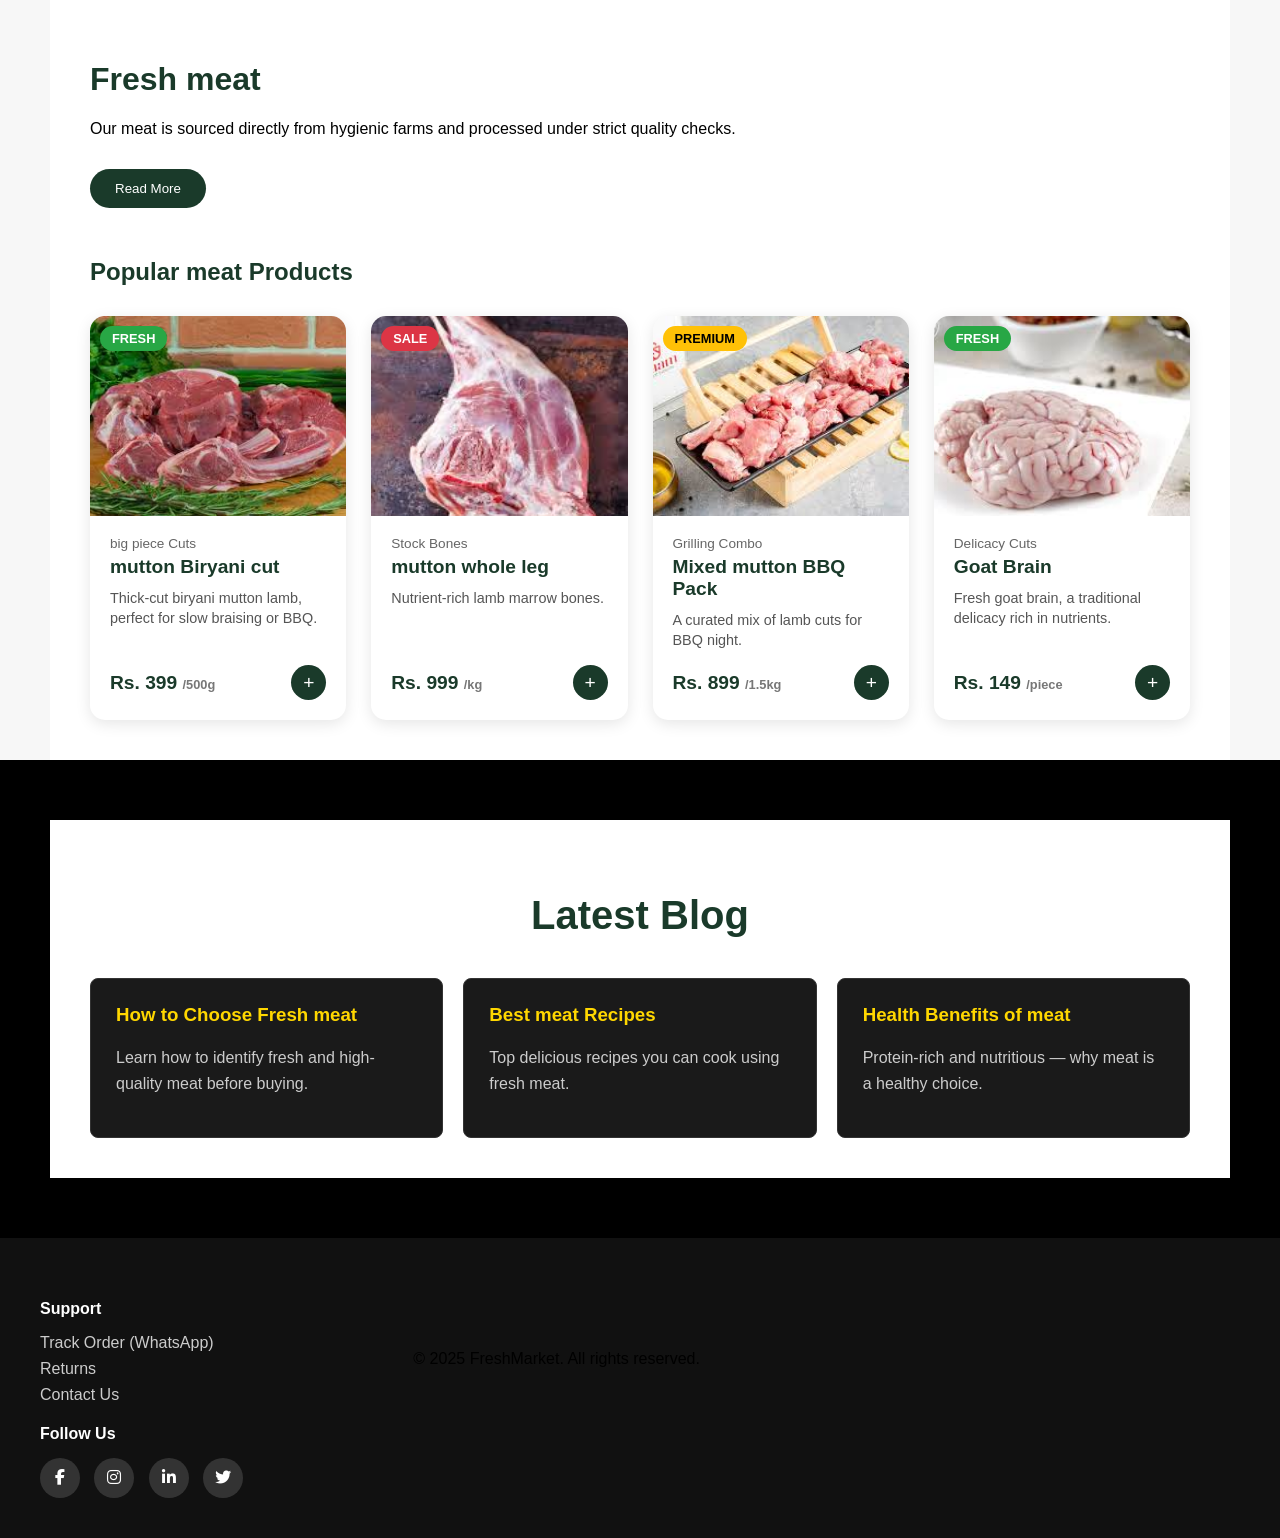
<file: meat.html>
<!DOCTYPE html>
<html lang="en">
<head>
    <meta charset="UTF-8">
    <meta name="viewport" content="width=device-width, initial-scale=1.0">

    <title>Fresh meat Online | Fresh meat Delivery</title>
    <meta name="description" content="Order farm fresh meat online. Premium quality, hygienic processing, and fast delivery.">
    <meta name="keywords" content="fresh meat, buy meat online, meat delivery">
    <meta name="author" content="FreshMarket">

    <link rel="stylesheet" href="https://cdnjs.cloudflare.com/ajax/libs/font-awesome/6.5.0/css/all.min.css">

    <style>
        body {
            font-family: Arial, sans-serif;
            margin: 0;
            background: #f7f7f7;
        }

        /* Header */
        .header {
            background: #1A3A2A;
            color: white;
            text-align: center;
            padding: 20px;
        }

        /* Container */
        .container {
            max-width: 1100px;
            margin: auto;
            background: white;
            padding: 40px;
            animation: fadeIn 1s ease;
        }

        @keyframes fadeIn {
            from { opacity: 0; transform: translateY(20px); }
            to { opacity: 1; transform: translateY(0); }
        }

        .hero-img {
            width: 100%;
            border-radius: 15px;
            margin-bottom: 20px;
        }

        h1, h2 {
            color: #1A3A2A;
        }

        .read-more {
            display: none;
            margin-top: 10px;
        }

        .btn {
            background: #1A3A2A;
            color: white;
            padding: 12px 25px;
            border: none;
            border-radius: 30px;
            cursor: pointer;
            margin-top: 15px;
        }

        /* Updated Product Grid & Cards */
        .products-grid {
            display: grid;
            grid-template-columns: repeat(auto-fit, minmax(250px, 1fr));
            gap: 25px;
            margin-top: 30px;
        }

        .product-card {
            background: white;
            border-radius: 15px;
            box-shadow: 0 4px 15px rgba(0,0,0,0.1);
            overflow: hidden;
            transition: 0.3s;
            display: flex;
            flex-direction: column;
        }

        .product-card:hover {
            transform: translateY(-5px);
        }

        .product-img-wrap {
            position: relative;
            height: 200px;
        }

        .product-img {
            width: 100%;
            height: 100%;
            object-fit: cover;
        }

        /* Badges */
        .product-badge {
            position: absolute;
            top: 10px;
            left: 10px;
            padding: 5px 12px;
            border-radius: 20px;
            font-size: 0.8rem;
            color: white;
            font-weight: bold;
            text-transform: uppercase;
        }

        .badge-fresh { background: #28a745; }
        .badge-premium { background: #ffc107; color: #000; }
        .badge-sale { background: #dc3545; }

        .product-body {
            padding: 20px;
            flex-grow: 1;
            display: flex;
            flex-direction: column;
        }

        .product-cat {
            color: #666;
            font-size: 0.85rem;
            margin-bottom: 5px;
        }

        .product-name {
            font-size: 1.2rem;
            font-weight: bold;
            color: #1A3A2A;
            margin-bottom: 10px;
        }

        .product-desc {
            font-size: 0.9rem;
            color: #555;
            margin-bottom: 15px;
            line-height: 1.4;
        }

        .product-footer {
            display: flex;
            justify-content: space-between;
            align-items: center;
            margin-top: auto;
        }

        .product-price {
            font-size: 1.2rem;
            font-weight: bold;
            color: #1A3A2A;
        }

        .product-price .unit {
            font-size: 0.8rem;
            color: #777;
        }

        .add-btn {
            background: #1A3A2A;
            color: white;
            border: none;
            width: 35px;
            height: 35px;
            border-radius: 50%;
            cursor: pointer;
            font-size: 1.2rem;
            display: flex;
            align-items: center;
            justify-content: center;
            transition: 0.2s;
        }

        .add-btn:hover {
            background: #28a745;
        }

    </style>
</head>
<body>

    <div class="container">

        <h1>Fresh meat</h1>
        <p>Our meat is sourced directly from hygienic farms and processed under strict quality checks.</p>

        <div class="read-more" id="moreText">
            <p>
                We ensure antibiotic-free, hormone-free poultry delivered in temperature-controlled packaging.
                Every piece is cut fresh and sealed to maintain taste and nutrition.
                Perfect for curries, grills, and everyday cooking.
            </p>
        </div>
        <button class="btn" onclick="toggleRead()">Read More</button>

        <h2 style="margin-top: 50px;">Popular meat Products</h2>
        <div id="productsGrid" class="products-grid">
            </div>
    </div>

    <script>
        // Data provided by the user
        const products = [
             // MEAT CUTS
  { id:19, cat:'meat', name:'mutton Biryani cut', sub:'big piece Cuts', price:'Rs. 399', unit:'/500g', badge:'fresh', badgeLabel:'Fresh', desc:'Thick-cut biryani mutton lamb, perfect for slow braising or BBQ.', img:'[data-uri]' },
  { id:20, cat:'meat', name:'mutton whole leg', sub:'Stock Bones', price:'Rs. 999', unit:'/kg', badge:'sale', badgeLabel:'Sale', desc:'Nutrient-rich lamb marrow bones.', img:'[data-uri]' },
  { id:21, cat:'meat', name:'Mixed mutton BBQ Pack', sub:'Grilling Combo', price:'Rs. 899', unit:'/1.5kg', badge:'premium', badgeLabel:'Premium', desc:'A curated mix of lamb cuts for BBQ night.', img:'[data-uri]' },
  { id:22, cat:'meat', name:'Goat Brain', sub:'Delicacy Cuts', price:'Rs. 149', unit:'/piece', badge:'fresh', badgeLabel:'Fresh', desc:'Fresh goat brain, a traditional delicacy rich in nutrients.', img:'[data-uri]' },
        ];

        // Rendering Function
        function renderProducts(filter = 'all') {
            const grid = document.getElementById('productsGrid');
            const filtered = filter === 'all' ? products : products.filter(p => p.cat === filter);
            grid.innerHTML = filtered.map(p => `
                <div class="product-card" data-cat="${p.cat}">
                    <div class="product-img-wrap">
                        <img class="product-img" src="${p.img}" alt="${p.name}" loading="lazy" onerror="this.src='https://images.unsplash.com/photo-1542838132-92c53300491e?w=600&q=80'">
                        <span class="product-badge badge-${p.badge}">${p.badgeLabel}</span>
                    </div>
                    <div class="product-body">
                        <div class="product-cat">${p.sub}</div>
                        <div class="product-name">${p.name}</div>
                        <div class="product-desc">${p.desc}</div>
                        <div class="product-footer">
                            <div class="product-price">${p.price} <span class="unit">${p.unit}</span></div>
                            <button class="add-btn" onclick="addToCart('${p.name}')" title="Add to cart">+</button>
                        </div>
                    </div>
                </div>
            `).join('');
        }

        // Helper Functions
        function toggleRead() {
            const moreText = document.getElementById("moreText");
            if (moreText.style.display === "block") {
                moreText.style.display = "none";
            } else {
                moreText.style.display = "block";
            }
        }

        function addToCart(name) {
            alert(name + " added to cart!");
        }

        // Initialize display
        window.onload = () => {
            renderProducts();
        };
        
    </script>
    
</body>
</html>

<html>
  
<section class="blog-section">
  <div class="container">
    <h2 class="section-title">Latest Blog</h2>

    <div class="blog-grid">
      <article class="blog-card">
        <h3>How to Choose Fresh meat</h3>
        <p>Learn how to identify fresh and high-quality meat before buying.</p>
      </article>

      <article class="blog-card">
        <h3>Best meat Recipes</h3>
        <p>Top delicious recipes you can cook using fresh meat.</p>
      </article>

      <article class="blog-card">
        <h3>Health Benefits of meat</h3>
        <p>Protein-rich and nutritious — why meat is a healthy choice.</p>
      </article>
    </div>
  </div>
</section>

<style>
  /* Main Section Styles */
  .blog-section {
    background-color: #000000; /* True Black Background */
    color: #ffffff;           /* White text for contrast */
    padding: 60px 20px;
    font-family: sans-serif;
  }

  .section-title {
    text-align: center;
    font-size: 2.5rem;
    margin-bottom: 40px;
    color: #Black;
  }

  /* Grid Layout */
  .blog-grid {
    display: grid;
    grid-template-columns: repeat(auto-fit, minmax(300px, 1fr));
    gap: 20px;
    max-width: 1200px;
    margin: 0 auto;
  }

  /* Card Styling */
  .blog-card {
    background-color: #1a1a1a; /* Dark grey card for depth */
    padding: 25px;
    border-radius: 8px;
    border: 1px solid #333;    /* Subtle border */
    transition: transform 0.3s ease;
  }

  .blog-card:hover {
    transform: translateY(-5px);
    border-color: #555;
  }

  .blog-card h3 {
    margin-top: 0;
    color: #ffd700; /* Gold accent for headers */
  }

  .blog-card p {
    color: #cccccc;
    line-height: 1.6;
  }
</style>


<!-- Font Awesome (ADD IN HEAD) -->
<link rel="stylesheet" href="https://cdnjs.cloudflare.com/ajax/libs/font-awesome/6.4.0/css/all.min.css">

<div class="footer">
<div class="footer-col">
<h4>Support</h4>
<ul>
  <li><a href="https://wa.me/918197451760">Track Order (WhatsApp)</a></li>
  <li><a href="mailto:freshmarket.gt.tc.com">Returns</a></li>
  <li><a href="tel:+918197451760">Contact Us</a></li>
</ul>
  <div class="footer-col">
    <h4>Follow Us</h4>
    <div class="social-links">
      <a href="https://www.facebook.com/" target="_blank"><i class="fab fa-facebook-f"></i></a>
      <a href="https://www.instagram.com/" target="_blank"><i class="fab fa-instagram"></i></a>
      <a href="https://www.linkedin.com/" target="_blank"><i class="fab fa-linkedin-in"></i></a>
      <a href="https://twitter.com/" target="_blank"><i class="fab fa-twitter"></i></a>
    </div>
  </div>

</div>

<style>
.footer {
  display: flex;
  gap: 40px;
  flex-wrap: wrap;
  background: #111;
  padding: 40px;
}

.footer-col h4 {
  color: #fff;
  margin-bottom: 15px;
}

.footer-col ul {
  list-style: none;
  padding: 0;
}

.footer-col ul li a {
  color: #ccc;
  text-decoration: none;
  display: block;
  margin-bottom: 8px;
}

.social-links a {
  display: inline-block;
  height: 40px;
  width: 40px;
  background: #333;
  margin-right: 10px;
  text-align: center;
  line-height: 40px;
  border-radius: 50%;
  color: #fff;
  transition: 0.3s;
}

.social-links a:hover {
  background: #e63946;
}
</style>
<ul>
<div class="footer">
    <ul/>
<div class="footer-bottom">
<p>© 2025 FreshMarket. All rights reserved.</p>
</div>
<p>
<script>
let cartCount = 0;
</file>
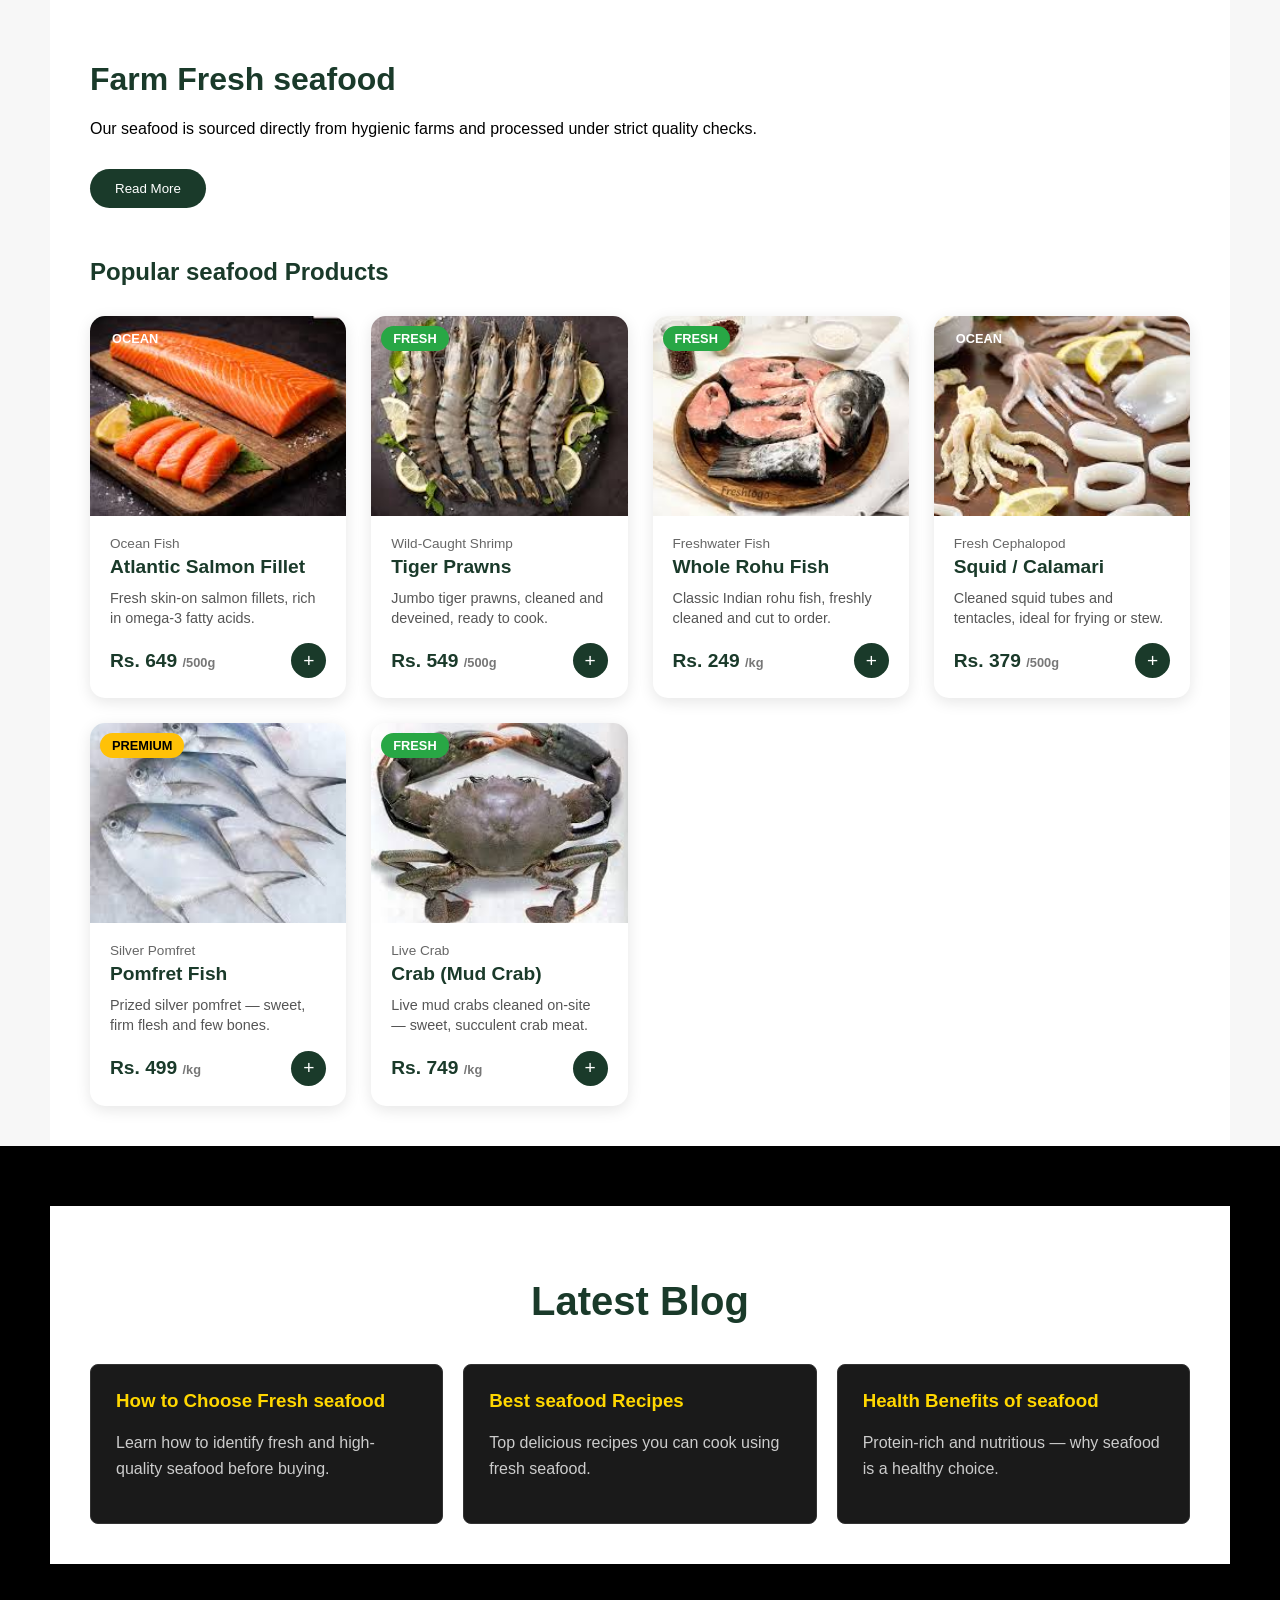
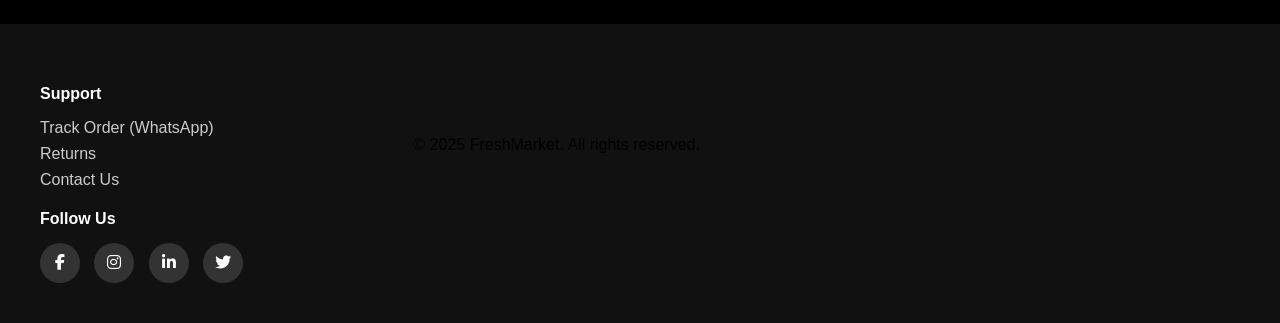
<file: seafood.html>
<!DOCTYPE html>
<html lang="en">
<head>
    <meta charset="UTF-8">
    <meta name="viewport" content="width=device-width, initial-scale=1.0">

    <title>Fresh seafood Online | Farm Fresh seafood Delivery</title>
    <meta name="description" content="Order farm fresh seafood online. Premium quality, hygienic processing, and fast delivery.">
    <meta name="keywords" content="fresh seafood, buy seafood online, seafood delivery">
    <meta name="author" content="FreshMarket">

    <link rel="stylesheet" href="https://cdnjs.cloudflare.com/ajax/libs/font-awesome/6.5.0/css/all.min.css">

    <style>
        body {
            font-family: Arial, sans-serif;
            margin: 0;
            background: #f7f7f7;
        }

        /* Header */
        .header {
            background: #1A3A2A;
            color: white;
            text-align: center;
            padding: 20px;
        }

        /* Container */
        .container {
            max-width: 1100px;
            margin: auto;
            background: white;
            padding: 40px;
            animation: fadeIn 1s ease;
        }

        @keyframes fadeIn {
            from { opacity: 0; transform: translateY(20px); }
            to { opacity: 1; transform: translateY(0); }
        }

        .hero-img {
            width: 100%;
            border-radius: 15px;
            margin-bottom: 20px;
        }

        h1, h2 {
            color: #1A3A2A;
        }

        .read-more {
            display: none;
            margin-top: 10px;
        }

        .btn {
            background: #1A3A2A;
            color: white;
            padding: 12px 25px;
            border: none;
            border-radius: 30px;
            cursor: pointer;
            margin-top: 15px;
        }

        /* Updated Product Grid & Cards */
        .products-grid {
            display: grid;
            grid-template-columns: repeat(auto-fit, minmax(250px, 1fr));
            gap: 25px;
            margin-top: 30px;
        }

        .product-card {
            background: white;
            border-radius: 15px;
            box-shadow: 0 4px 15px rgba(0,0,0,0.1);
            overflow: hidden;
            transition: 0.3s;
            display: flex;
            flex-direction: column;
        }

        .product-card:hover {
            transform: translateY(-5px);
        }

        .product-img-wrap {
            position: relative;
            height: 200px;
        }

        .product-img {
            width: 100%;
            height: 100%;
            object-fit: cover;
        }

        /* Badges */
        .product-badge {
            position: absolute;
            top: 10px;
            left: 10px;
            padding: 5px 12px;
            border-radius: 20px;
            font-size: 0.8rem;
            color: white;
            font-weight: bold;
            text-transform: uppercase;
        }

        .badge-fresh { background: #28a745; }
        .badge-premium { background: #ffc107; color: #000; }
        .badge-sale { background: #dc3545; }

        .product-body {
            padding: 20px;
            flex-grow: 1;
            display: flex;
            flex-direction: column;
        }

        .product-cat {
            color: #666;
            font-size: 0.85rem;
            margin-bottom: 5px;
        }

        .product-name {
            font-size: 1.2rem;
            font-weight: bold;
            color: #1A3A2A;
            margin-bottom: 10px;
        }

        .product-desc {
            font-size: 0.9rem;
            color: #555;
            margin-bottom: 15px;
            line-height: 1.4;
        }

        .product-footer {
            display: flex;
            justify-content: space-between;
            align-items: center;
            margin-top: auto;
        }

        .product-price {
            font-size: 1.2rem;
            font-weight: bold;
            color: #1A3A2A;
        }

        .product-price .unit {
            font-size: 0.8rem;
            color: #777;
        }

        .add-btn {
            background: #1A3A2A;
            color: white;
            border: none;
            width: 35px;
            height: 35px;
            border-radius: 50%;
            cursor: pointer;
            font-size: 1.2rem;
            display: flex;
            align-items: center;
            justify-content: center;
            transition: 0.2s;
        }

        .add-btn:hover {
            background: #28a745;
        }

    </style>
</head>
<body>

    <div class="container">

        <h1>Farm Fresh seafood</h1>
        <p>Our seafood is sourced directly from hygienic farms and processed under strict quality checks.</p>

        <div class="read-more" id="moreText">
            <p>
                We ensure antibiotic-free, hormone-free poultry delivered in temperature-controlled packaging.
                Every piece is cut fresh and sealed to maintain taste and nutrition.
                Perfect for curries, grills, and everyday cooking.
            </p>
        </div>
        <button class="btn" onclick="toggleRead()">Read More</button>

        <h2 style="margin-top: 50px;">Popular seafood Products</h2>
        <div id="productsGrid" class="products-grid">
            </div>
    </div>

    <script>
        // Data provided by the user
        const products = [
             // SEAFOOD
  { id:13, cat:'seafood', name:'Atlantic Salmon Fillet', sub:'Ocean Fish', price:'Rs. 649', unit:'/500g', badge:'ocean', badgeLabel:'Ocean', desc:'Fresh skin-on salmon fillets, rich in omega-3 fatty acids.', img:'[data-uri]' },
  { id:14, cat:'seafood', name:'Tiger Prawns', sub:'Wild-Caught Shrimp', price:'Rs. 549', unit:'/500g', badge:'fresh', badgeLabel:'Fresh', desc:'Jumbo tiger prawns, cleaned and deveined, ready to cook.', img:'[data-uri]' },
  { id:15, cat:'seafood', name:'Whole Rohu Fish', sub:'Freshwater Fish', price:'Rs. 249', unit:'/kg', badge:'fresh', badgeLabel:'Fresh', desc:'Classic Indian rohu fish, freshly cleaned and cut to order.', img:'[data-uri]' },
  { id:16, cat:'seafood', name:'Squid / Calamari', sub:'Fresh Cephalopod', price:'Rs. 379', unit:'/500g', badge:'ocean', badgeLabel:'Ocean', desc:'Cleaned squid tubes and tentacles, ideal for frying or stew.', img:'[data-uri]' },
  { id:17, cat:'seafood', name:'Pomfret Fish', sub:'Silver Pomfret', price:'Rs. 499', unit:'/kg', badge:'premium', badgeLabel:'Premium', desc:'Prized silver pomfret — sweet, firm flesh and few bones.', img:'[data-uri]' },
  { id:18, cat:'seafood', name:'Crab (Mud Crab)', sub:'Live Crab', price:'Rs. 749', unit:'/kg', badge:'fresh', badgeLabel:'Fresh', desc:'Live mud crabs cleaned on-site — sweet, succulent crab meat.', img:'[data-uri]' },
        ];

        // Rendering Function
        function renderProducts(filter = 'all') {
            const grid = document.getElementById('productsGrid');
            const filtered = filter === 'all' ? products : products.filter(p => p.cat === filter);
            grid.innerHTML = filtered.map(p => `
                <div class="product-card" data-cat="${p.cat}">
                    <div class="product-img-wrap">
                        <img class="product-img" src="${p.img}" alt="${p.name}" loading="lazy" onerror="this.src='https://images.unsplash.com/photo-1542838132-92c53300491e?w=600&q=80'">
                        <span class="product-badge badge-${p.badge}">${p.badgeLabel}</span>
                    </div>
                    <div class="product-body">
                        <div class="product-cat">${p.sub}</div>
                        <div class="product-name">${p.name}</div>
                        <div class="product-desc">${p.desc}</div>
                        <div class="product-footer">
                            <div class="product-price">${p.price} <span class="unit">${p.unit}</span></div>
                            <button class="add-btn" onclick="addToCart('${p.name}')" title="Add to cart">+</button>
                        </div>
                    </div>
                </div>
            `).join('');
        }

        // Helper Functions
        function toggleRead() {
            const moreText = document.getElementById("moreText");
            if (moreText.style.display === "block") {
                moreText.style.display = "none";
            } else {
                moreText.style.display = "block";
            }
        }

        function addToCart(name) {
            alert(name + " added to cart!");
        }

        // Initialize display
        window.onload = () => {
            renderProducts();
        };
        
    </script>
    
</body>
</html>

<html>
  
<section class="blog-section">
  <div class="container">
    <h2 class="section-title">Latest Blog</h2>

    <div class="blog-grid">
      <article class="blog-card">
        <h3>How to Choose Fresh seafood</h3>
        <p>Learn how to identify fresh and high-quality seafood before buying.</p>
      </article>

      <article class="blog-card">
        <h3>Best seafood Recipes</h3>
        <p>Top delicious recipes you can cook using fresh seafood.</p>
      </article>

      <article class="blog-card">
        <h3>Health Benefits of seafood</h3>
        <p>Protein-rich and nutritious — why seafood is a healthy choice.</p>
      </article>
    </div>
  </div>
</section>

<style>
  /* Main Section Styles */
  .blog-section {
    background-color: #000000; /* True Black Background */
    color: #ffffff;           /* White text for contrast */
    padding: 60px 20px;
    font-family: sans-serif;
  }

  .section-title {
    text-align: center;
    font-size: 2.5rem;
    margin-bottom: 40px;
    color: #Black;
  }

  /* Grid Layout */
  .blog-grid {
    display: grid;
    grid-template-columns: repeat(auto-fit, minmax(300px, 1fr));
    gap: 20px;
    max-width: 1200px;
    margin: 0 auto;
  }

  /* Card Styling */
  .blog-card {
    background-color: #1a1a1a; /* Dark grey card for depth */
    padding: 25px;
    border-radius: 8px;
    border: 1px solid #333;    /* Subtle border */
    transition: transform 0.3s ease;
  }

  .blog-card:hover {
    transform: translateY(-5px);
    border-color: #555;
  }

  .blog-card h3 {
    margin-top: 0;
    color: #ffd700; /* Gold accent for headers */
  }

  .blog-card p {
    color: #cccccc;
    line-height: 1.6;
  }
</style>


<!-- Font Awesome (ADD IN HEAD) -->
<link rel="stylesheet" href="https://cdnjs.cloudflare.com/ajax/libs/font-awesome/6.4.0/css/all.min.css">

<div class="footer">
<div class="footer-col">
<h4>Support</h4>
<ul>
  <li><a href="https://wa.me/918197451760">Track Order (WhatsApp)</a></li>
  <li><a href="mailto:freshmarket.gt.tc.com">Returns</a></li>
  <li><a href="tel:+918197451760">Contact Us</a></li>
</ul>
  <div class="footer-col">
    <h4>Follow Us</h4>
    <div class="social-links">
      <a href="https://www.facebook.com/" target="_blank"><i class="fab fa-facebook-f"></i></a>
      <a href="https://www.instagram.com/" target="_blank"><i class="fab fa-instagram"></i></a>
      <a href="https://www.linkedin.com/" target="_blank"><i class="fab fa-linkedin-in"></i></a>
      <a href="https://twitter.com/" target="_blank"><i class="fab fa-twitter"></i></a>
    </div>
  </div>

</div>

<style>
.footer {
  display: flex;
  gap: 40px;
  flex-wrap: wrap;
  background: #111;
  padding: 40px;
}

.footer-col h4 {
  color: #fff;
  margin-bottom: 15px;
}

.footer-col ul {
  list-style: none;
  padding: 0;
}

.footer-col ul li a {
  color: #ccc;
  text-decoration: none;
  display: block;
  margin-bottom: 8px;
}

.social-links a {
  display: inline-block;
  height: 40px;
  width: 40px;
  background: #333;
  margin-right: 10px;
  text-align: center;
  line-height: 40px;
  border-radius: 50%;
  color: #fff;
  transition: 0.3s;
}

.social-links a:hover {
  background: #e63946;
}
</style>
<ul>
<div class="footer">
    <ul/>
<div class="footer-bottom">
<p>© 2025 FreshMarket. All rights reserved.</p>
</div>
<p>
<script>
let cartCount = 0;
</file>
<file: style.css>
<head>
<title>FreshMarket</title>

<style>
.category-container {
  display: flex;
  gap: 20px;
  justify-content: center;
  flex-wrap: wrap;
}

.category-card {
  background: #fff;
  padding: 20px 30px;
  border-radius: 10px;
  box-shadow: 0 4px 10px rgba(0,0,0,0.1);
  text-align: center;
  transition: 0.3s;
}

.category-card:hover {
  transform: translateY(-5px);
}
</style>

</head>
</file>
